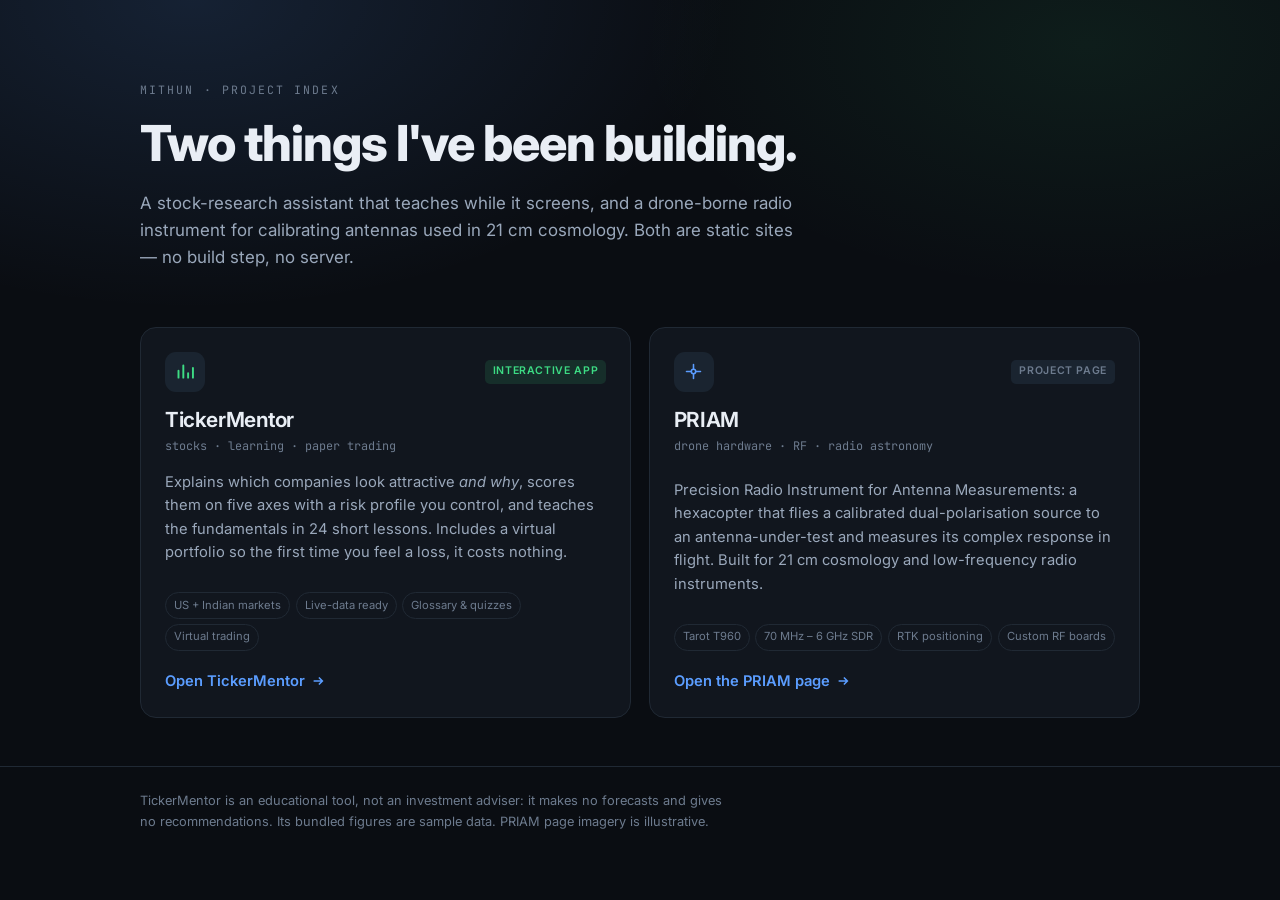
<file: index.html>
<!DOCTYPE html>
<html lang="en">
<head>
  <meta charset="UTF-8">
  <meta name="viewport" content="width=device-width, initial-scale=1.0">
  <title>Mithun — projects</title>
  <meta name="description" content="Two projects: TickerMentor, a beginner-friendly stock research and learning app, and PRIAM, a drone-based antenna calibration instrument.">
  <link rel="icon" href="data:image/svg+xml,%3Csvg xmlns='http://www.w3.org/2000/svg' viewBox='0 0 32 32'%3E%3Crect width='32' height='32' rx='8' fill='%230b0f14'/%3E%3Cpath d='M8 22V10M14 22V6M20 22V14M26 22V9' stroke='%235b9dff' stroke-width='3' stroke-linecap='round'/%3E%3C/svg%3E">
  <link rel="preconnect" href="https://fonts.googleapis.com">
  <link rel="preconnect" href="https://fonts.gstatic.com" crossorigin>
  <link href="https://fonts.googleapis.com/css2?family=Inter:wght@400;500;600;700;800&family=JetBrains+Mono:wght@400;500&display=swap" rel="stylesheet">
  <style>
    :root {
      --bg:#0a0d12; --surface:#11161e; --border:#202934; --text:#e9eef5;
      --text-2:#9aa8bb; --text-3:#6d7b8e; --accent:#5b9dff; --up:#3ddc84;
      --max:1000px;
    }
    * { box-sizing:border-box; }
    body {
      margin:0; background:var(--bg); color:var(--text);
      font-family:"Inter",-apple-system,BlinkMacSystemFont,"Segoe UI",sans-serif;
      line-height:1.6; -webkit-font-smoothing:antialiased;
      background-image:
        radial-gradient(60% 50% at 15% 0%, rgba(91,157,255,.14), transparent 70%),
        radial-gradient(50% 40% at 85% 5%, rgba(61,220,132,.08), transparent 70%);
      background-repeat:no-repeat;
    }
    .wrap { width:min(var(--max), 100% - 2.5rem); margin-inline:auto; }
    h1,h2,h3 { margin:0; line-height:1.15; letter-spacing:-.02em; }
    h1 { font-size:clamp(2rem, 5vw, 3.1rem); font-weight:800; }
    h2 { font-size:1.3rem; font-weight:650; }
    h3 { font-size:1rem; }
    p { margin:0 0 .9em; }
    a { color:var(--accent); text-decoration:none; }
    a:hover { text-decoration:underline; }
    .mono { font-family:"JetBrains Mono",monospace; }

    header { padding:clamp(3rem,9vh,6rem) 0 2.5rem; }
    .eyebrow {
      font-family:"JetBrains Mono",monospace; font-size:.72rem; letter-spacing:.18em;
      text-transform:uppercase; color:var(--text-3); margin-bottom:1rem;
    }
    .lede { color:var(--text-2); font-size:1.06rem; max-width:60ch; margin-top:1.1rem; }

    .grid { display:grid; grid-template-columns:1fr 1fr; gap:1.1rem; padding-bottom:3rem; }
    .card {
      display:flex; flex-direction:column;
      background:var(--surface); border:1px solid var(--border);
      border-radius:16px; padding:1.5rem;
      transition:border-color .18s, transform .18s;
    }
    .card:hover { border-color:#2f3d4e; transform:translateY(-3px); }
    .card-top { display:flex; align-items:center; justify-content:space-between; gap:1rem; margin-bottom:1rem; }
    .mark {
      display:grid; place-items:center; width:40px; height:40px;
      border-radius:11px; background:#1a2430; color:var(--accent);
    }
    .mark svg { width:21px; height:21px; }
    .mark.green { color:var(--up); }
    .badge {
      font-size:.66rem; font-weight:600; letter-spacing:.06em; text-transform:uppercase;
      padding:.22rem .5rem; border-radius:5px; background:#1a2430; color:var(--text-3);
    }
    .badge.live { background:rgba(61,220,132,.12); color:var(--up); }
    .card h2 { margin-bottom:.35rem; }
    .card .sub { color:var(--text-3); font-family:"JetBrains Mono",monospace; font-size:.74rem; margin-bottom:.9rem; }
    .card p { color:var(--text-2); font-size:.92rem; flex:1; }
    .tags { display:flex; flex-wrap:wrap; gap:.35rem; margin:.9rem 0 0; padding:0; list-style:none; }
    .tags li {
      font-size:.7rem; padding:.2rem .5rem; border-radius:999px;
      border:1px solid var(--border); color:var(--text-3);
    }
    .go {
      display:inline-flex; align-items:center; gap:.4rem; margin-top:1.2rem;
      font-weight:600; font-size:.92rem;
    }
    .go svg { width:14px; height:14px; }

    footer { border-top:1px solid var(--border); padding:1.5rem 0 2.5rem; color:var(--text-3); font-size:.8rem; }
    footer p { max-width:74ch; }

    @media (max-width:760px) { .grid { grid-template-columns:1fr; } }
  </style>
</head>
<body>
  <header class="wrap">
    <p class="eyebrow">Mithun · project index</p>
    <h1>Two things I've been building.</h1>
    <p class="lede">
      A stock-research assistant that teaches while it screens, and a drone-borne radio instrument for
      calibrating antennas used in 21&nbsp;cm cosmology. Both are static sites — no build step, no server.
    </p>
  </header>

  <main class="wrap grid">
    <article class="card">
      <div class="card-top">
        <span class="mark green" aria-hidden="true">
          <svg viewBox="0 0 24 24" fill="none" stroke="currentColor" stroke-width="2.2" stroke-linecap="round">
            <path d="M4 19V11M9.5 19V5M15 19V14M20.5 19V8"/>
          </svg>
        </span>
        <span class="badge live">Interactive app</span>
      </div>
      <h2>TickerMentor</h2>
      <p class="sub">stocks · learning · paper trading</p>
      <p>
        Explains which companies look attractive <em>and why</em>, scores them on five axes with a risk
        profile you control, and teaches the fundamentals in 24 short lessons. Includes a virtual
        portfolio so the first time you feel a loss, it costs nothing.
      </p>
      <ul class="tags">
        <li>US + Indian markets</li>
        <li>Live-data ready</li>
        <li>Glossary &amp; quizzes</li>
        <li>Virtual trading</li>
      </ul>
      <a class="go" href="tickermentor/">
        Open TickerMentor
        <svg viewBox="0 0 16 16" fill="none" stroke="currentColor" stroke-width="1.8" aria-hidden="true"><path d="M3 8h10M9 4l4 4-4 4"/></svg>
      </a>
    </article>

    <article class="card">
      <div class="card-top">
        <span class="mark" aria-hidden="true">
          <svg viewBox="0 0 24 24" fill="none" stroke="currentColor" stroke-width="1.8" stroke-linecap="round">
            <circle cx="12" cy="12" r="2.5"/>
            <path d="M12 9.5V4M12 14.5V20M9.5 12H4M14.5 12H20"/>
          </svg>
        </span>
        <span class="badge">Project page</span>
      </div>
      <h2>PRIAM</h2>
      <p class="sub">drone hardware · RF · radio astronomy</p>
      <p>
        Precision Radio Instrument for Antenna Measurements: a hexacopter that flies a calibrated
        dual-polarisation source to an antenna-under-test and measures its complex response in flight.
        Built for 21&nbsp;cm cosmology and low-frequency radio instruments.
      </p>
      <ul class="tags">
        <li>Tarot T960</li>
        <li>70 MHz – 6 GHz SDR</li>
        <li>RTK positioning</li>
        <li>Custom RF boards</li>
      </ul>
      <a class="go" href="priam/">
        Open the PRIAM page
        <svg viewBox="0 0 16 16" fill="none" stroke="currentColor" stroke-width="1.8" aria-hidden="true"><path d="M3 8h10M9 4l4 4-4 4"/></svg>
      </a>
    </article>
  </main>

  <footer>
    <div class="wrap">
      <p>
        TickerMentor is an educational tool, not an investment adviser: it makes no forecasts and gives
        no recommendations. Its bundled figures are sample data. PRIAM page imagery is illustrative.
      </p>
    </div>
  </footer>
</body>
</html>
</file>
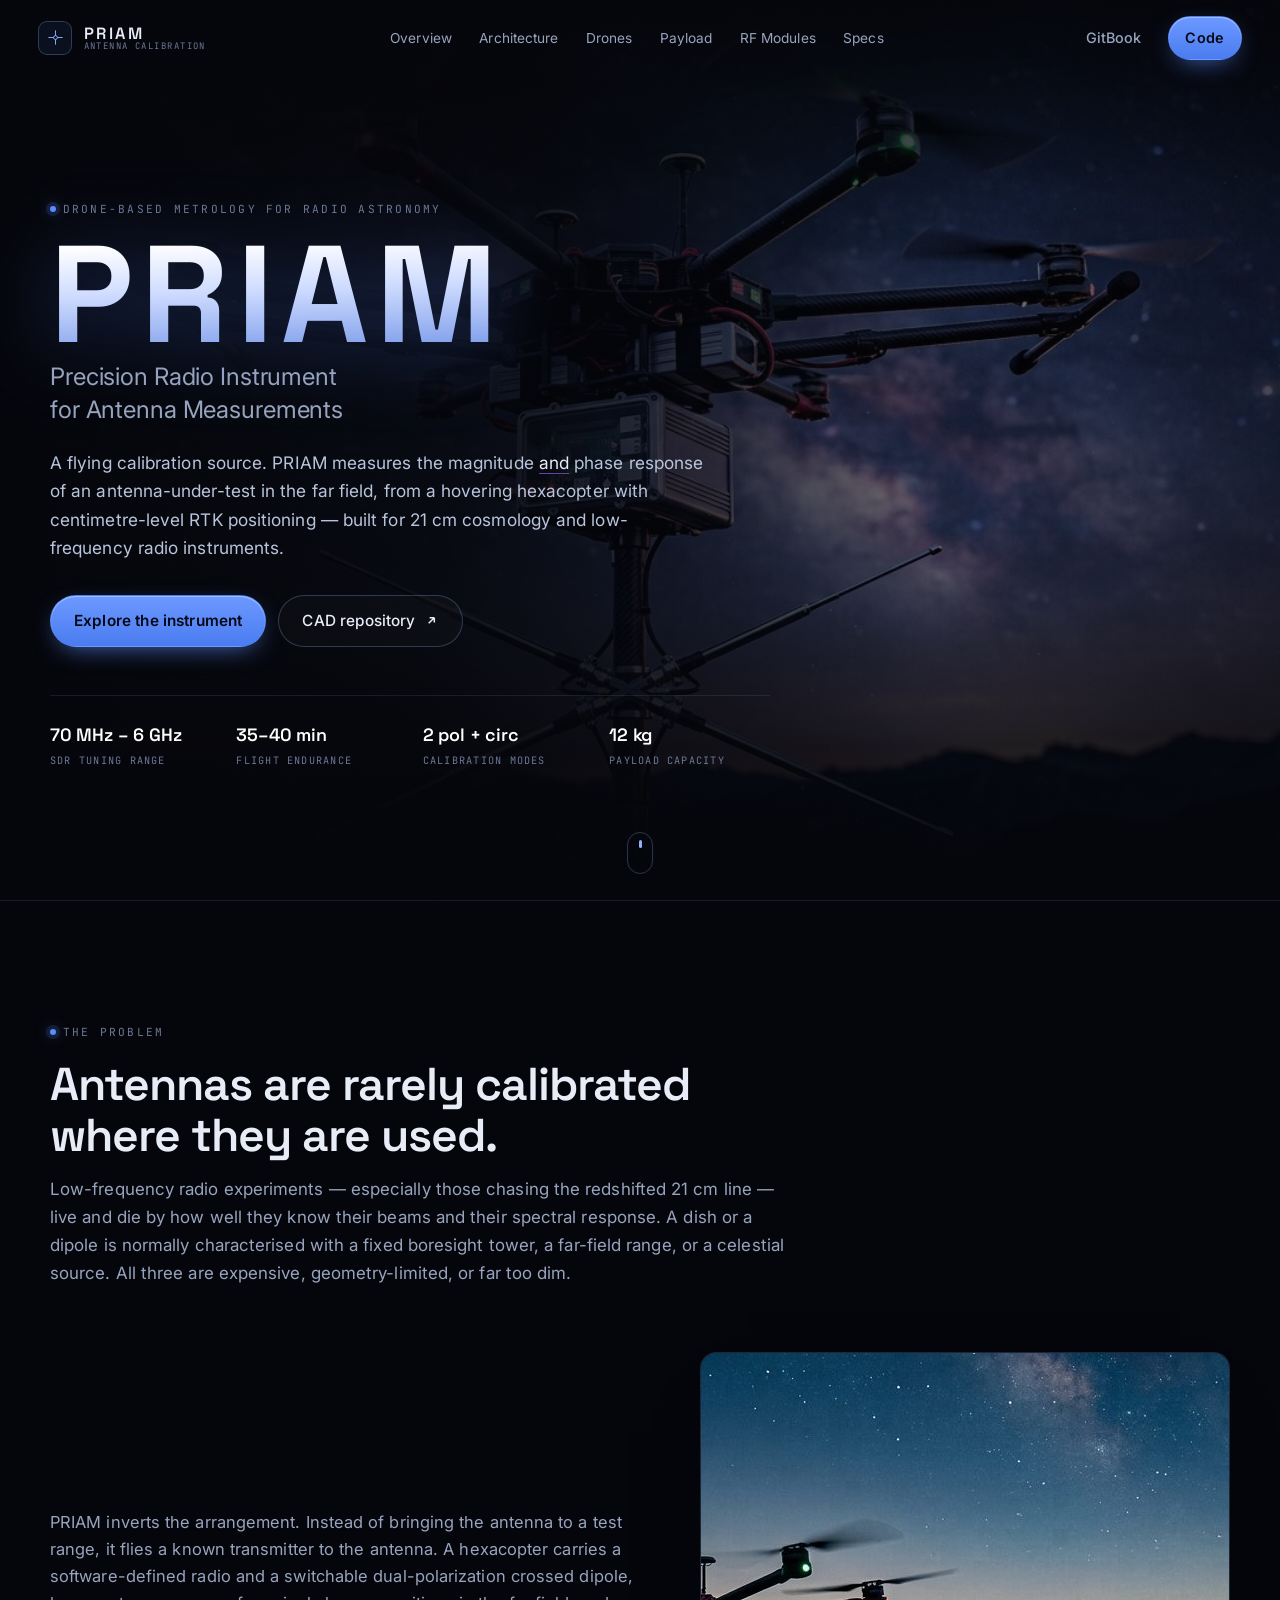
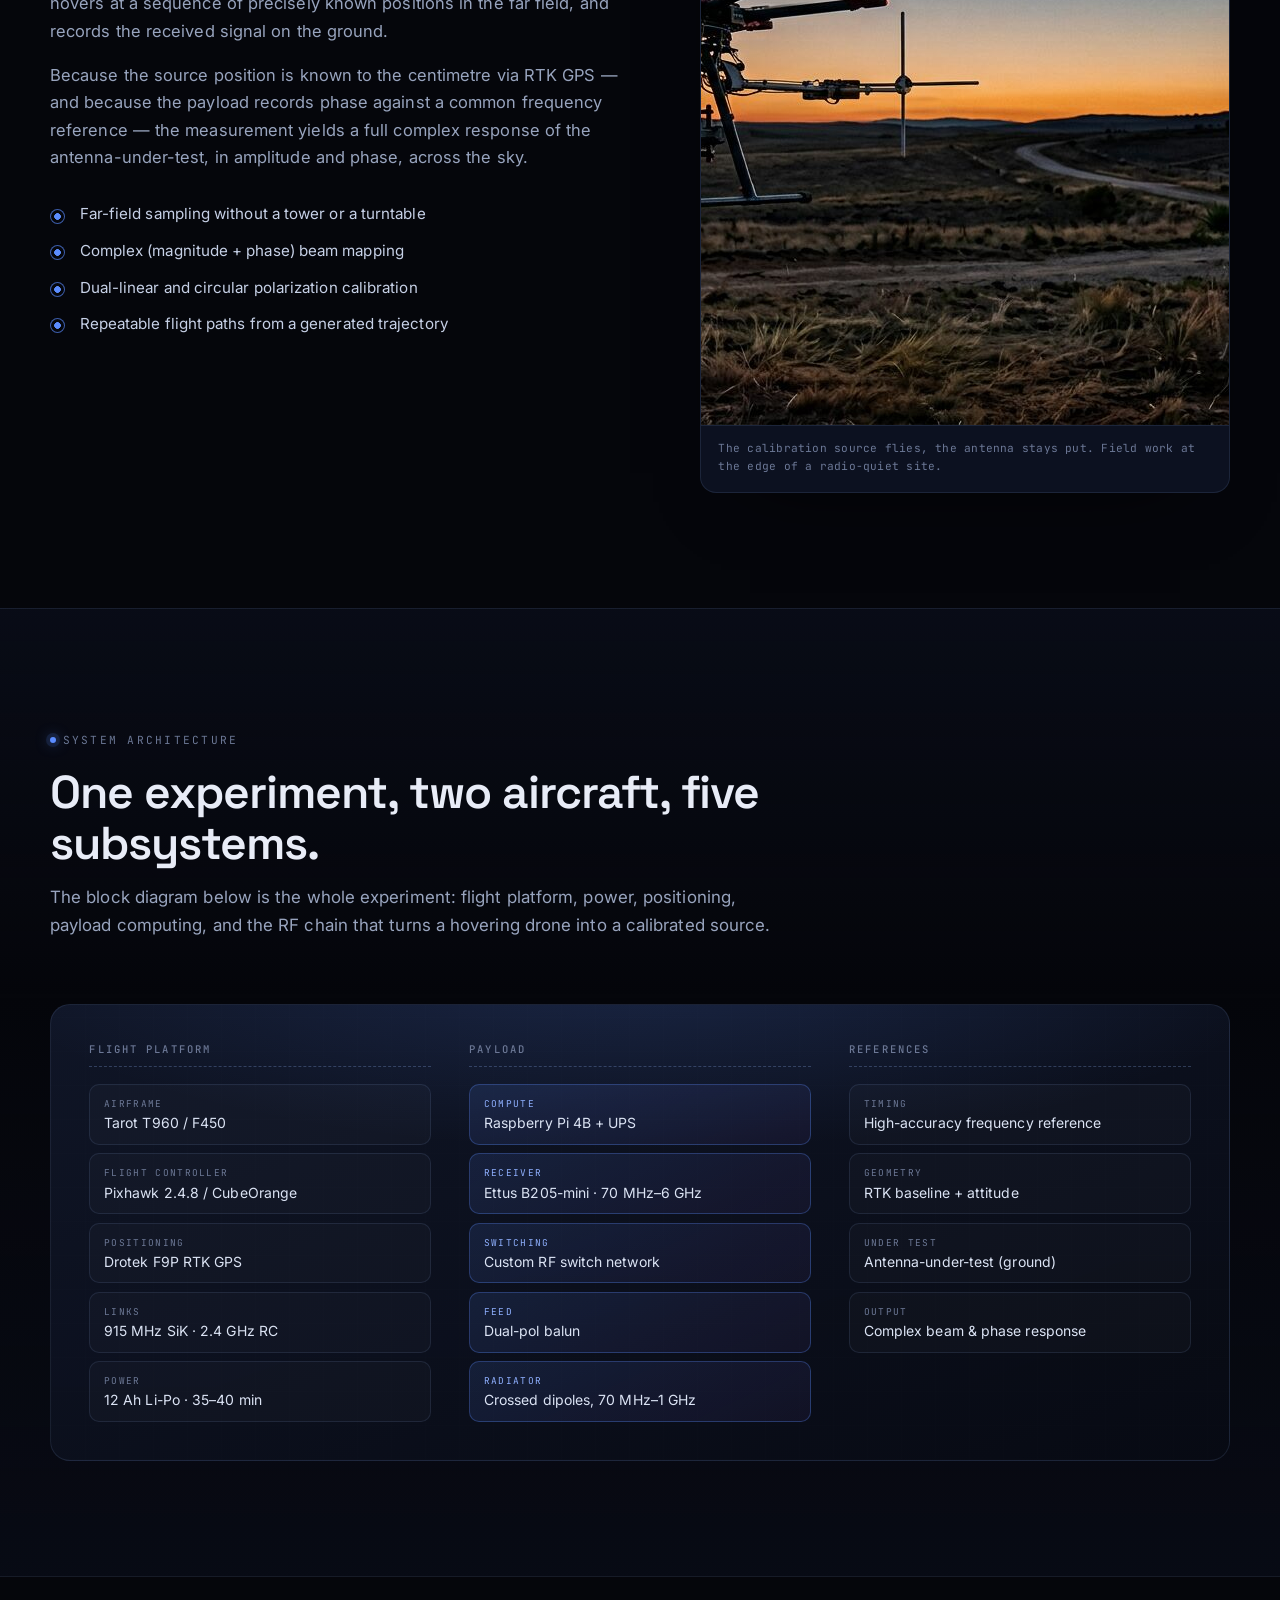
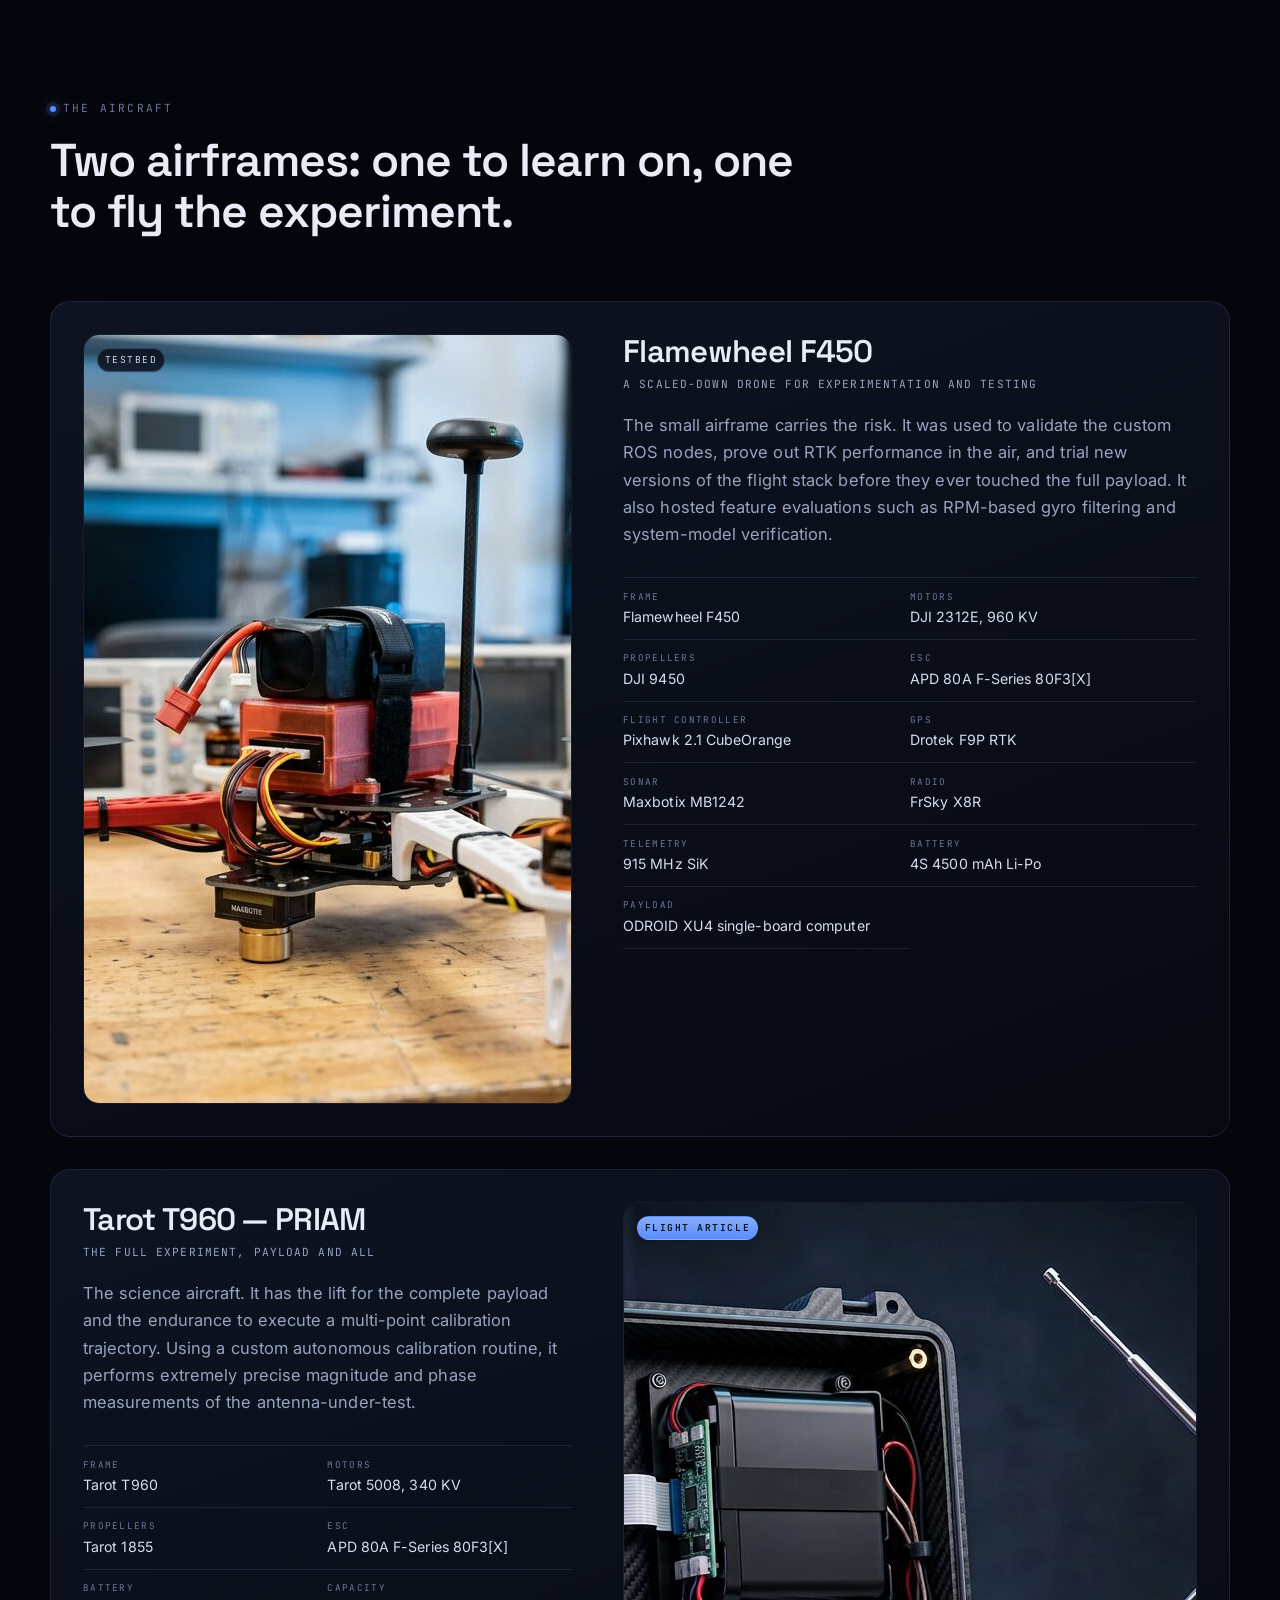
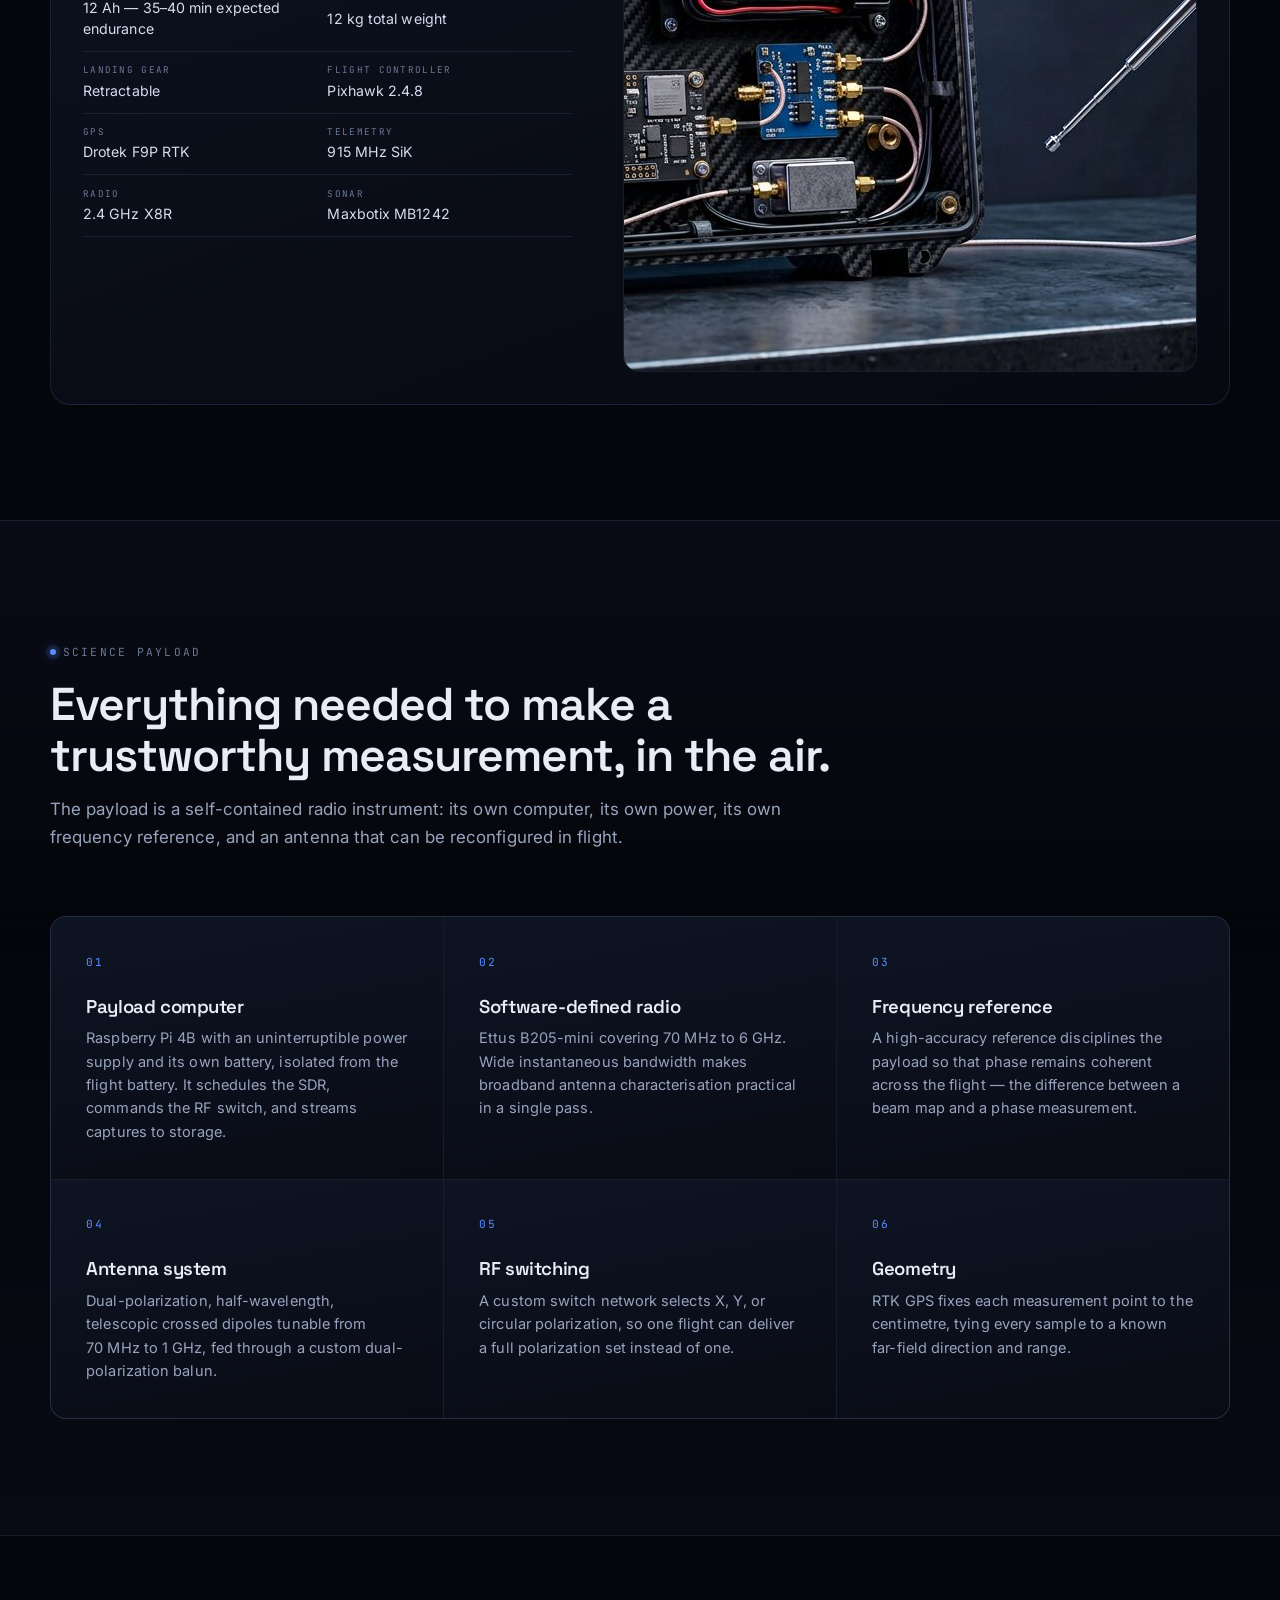
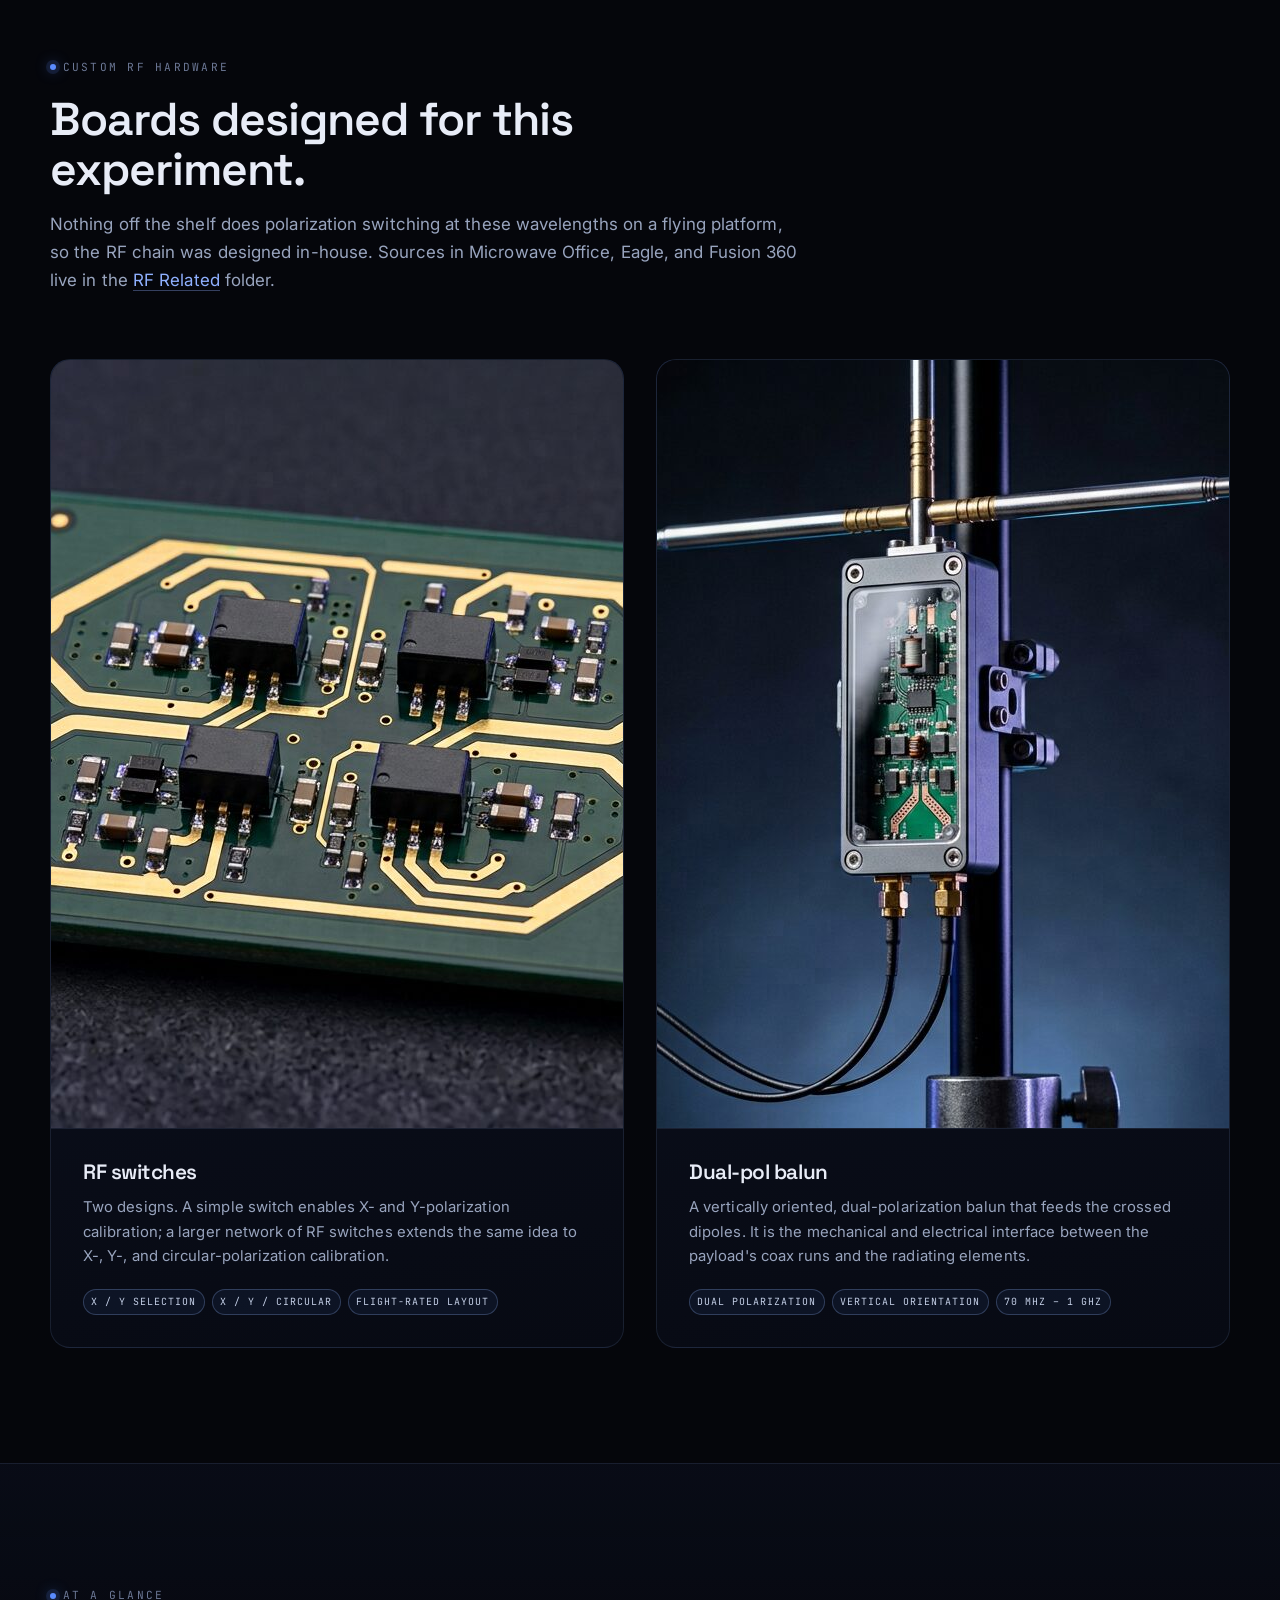
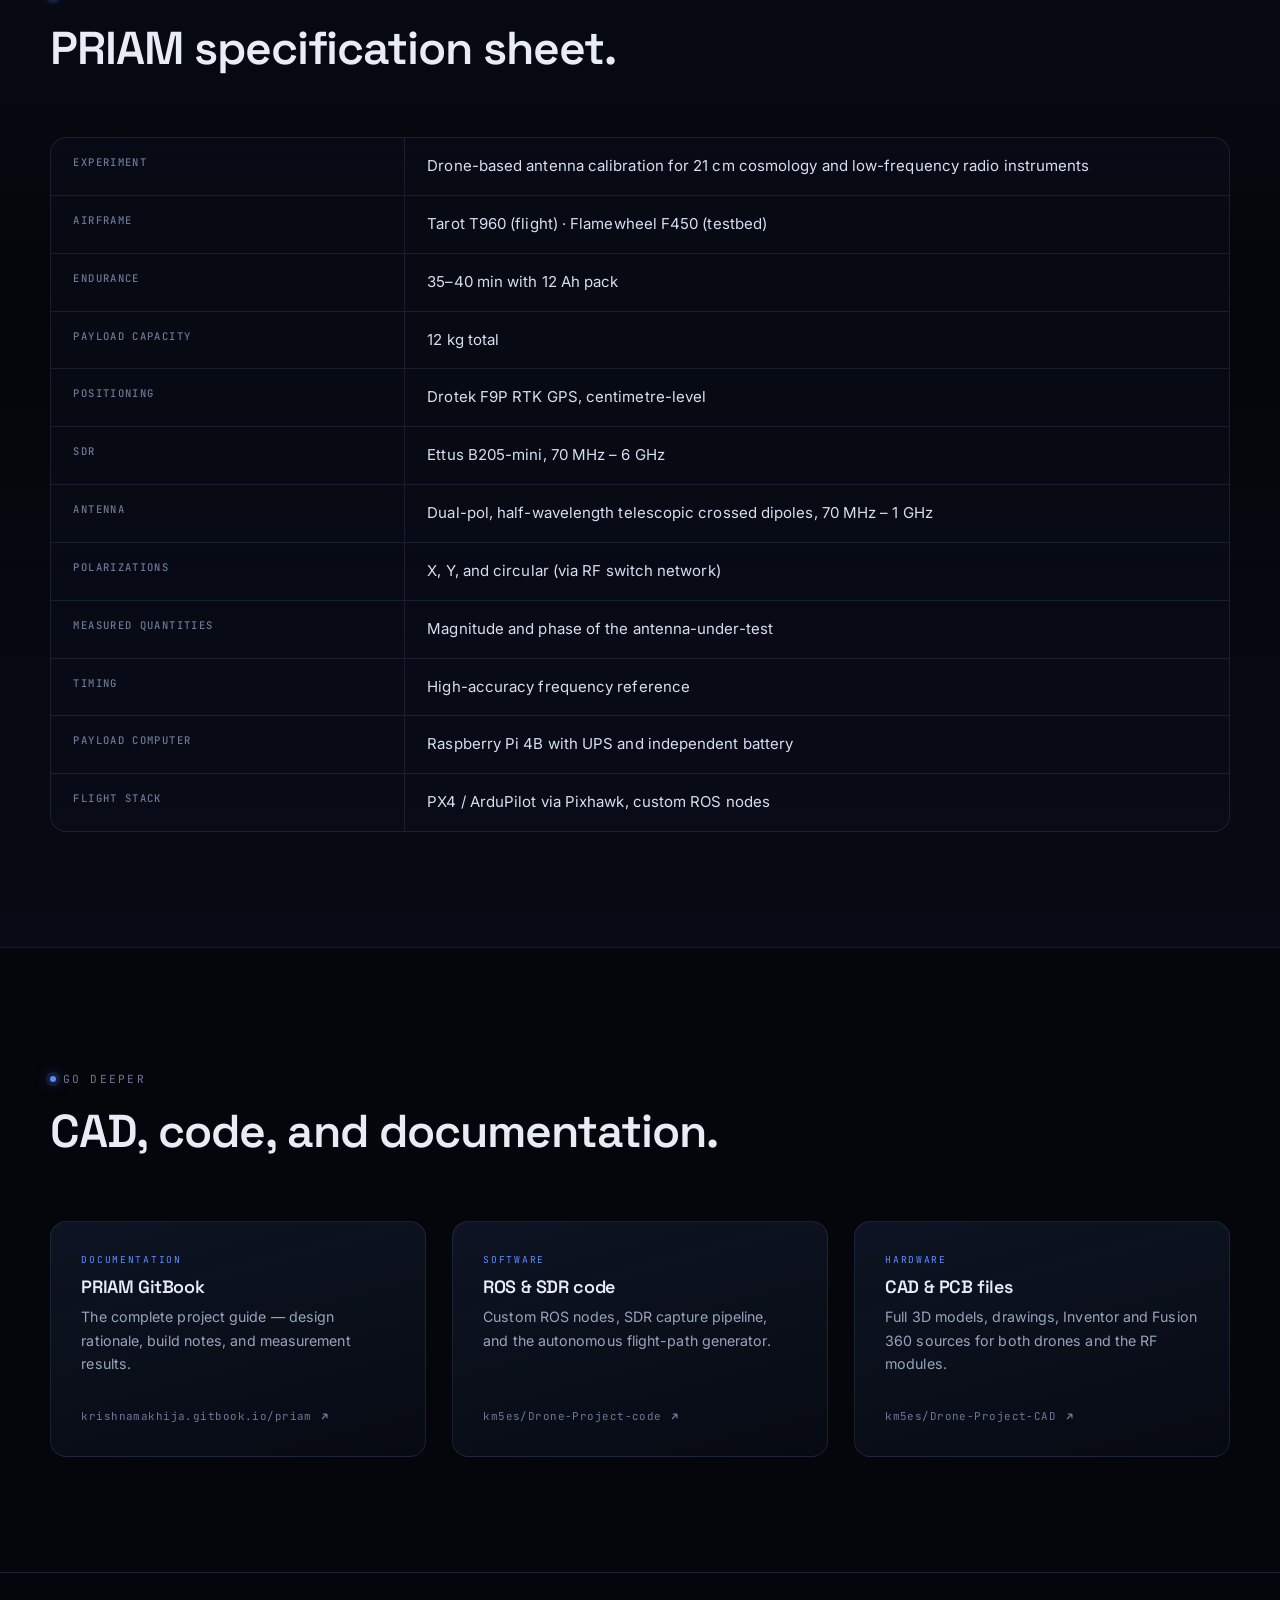
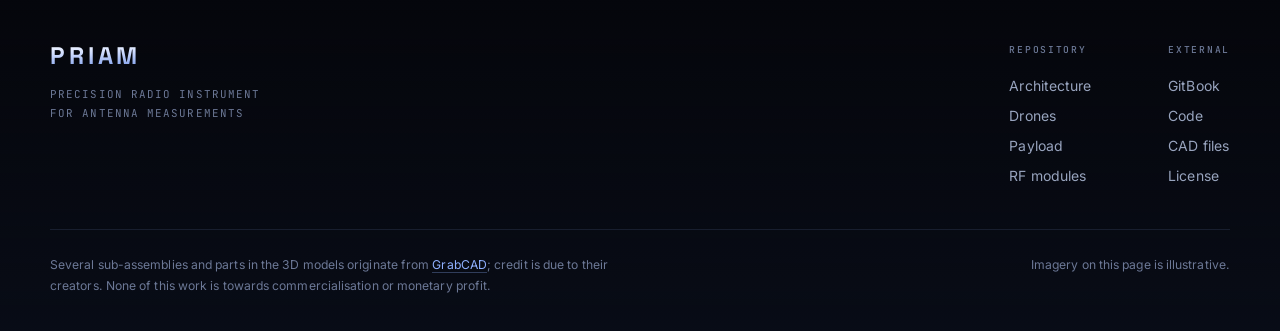
<file: priam/index.html>
<!DOCTYPE html>
<html lang="en">
<head>
  <meta charset="UTF-8">
  <meta name="viewport" content="width=device-width, initial-scale=1.0">
  <title>PRIAM — Precision Radio Instrument for Antenna Measurements</title>
  <meta name="description" content="PRIAM is a drone-based antenna calibrator for 21-cm cosmology and low-frequency radio instruments: precise in-flight magnitude and phase measurements of an antenna-under-test with RTK positioning.">
  <meta property="og:title" content="PRIAM — Drone-based antenna calibration">
  <meta property="og:description" content="A drone-borne, dual-polarization antenna calibration system for 21-cm cosmology and low-frequency radio instruments.">
  <meta property="og:image" content="public/images/hero-drone.jpg">
  <link rel="icon" href="public/images/favicon.png" type="image/x-icon">
  <link rel="preconnect" href="https://fonts.googleapis.com">
  <link rel="preconnect" href="https://fonts.gstatic.com" crossorigin>
  <link href="https://fonts.googleapis.com/css2?family=Space+Grotesk:wght@400;500;600;700&family=Inter:wght@300;400;500;600&family=JetBrains+Mono:wght@400;500&display=swap" rel="stylesheet">
  <link rel="preload" as="image" href="public/images/hero-drone.jpg" fetchpriority="high">
  <link rel="stylesheet" href="public/style.css">
</head>
<body>
  <canvas id="starfield" aria-hidden="true"></canvas>
  <div class="aurora" aria-hidden="true"></div>

  <!-- ================= NAV ================= -->
  <header class="nav" id="nav">
    <a class="nav-brand" href="#top">
      <span class="brand-mark" aria-hidden="true">
        <svg viewBox="0 0 32 32" fill="none" stroke="currentColor" stroke-width="1.6">
          <circle cx="16" cy="16" r="3.2"/>
          <path d="M16 12.8V4M16 19.2V28M12.8 16H4M19.2 16H28"/>
        </svg>
      </span>
      <span class="brand-text">PRIAM<span class="brand-sub">antenna calibration</span></span>
    </a>

    <nav class="nav-links" id="navLinks" aria-label="Sections">
      <a href="#overview">Overview</a>
      <a href="#architecture">Architecture</a>
      <a href="#drones">Drones</a>
      <a href="#payload">Payload</a>
      <a href="#rf">RF Modules</a>
      <a href="#specs">Specs</a>
    </nav>

    <div class="nav-actions">
      <a class="btn btn-ghost" href="https://krishnamakhija.gitbook.io/priam/" target="_blank" rel="noopener">GitBook</a>
      <a class="btn btn-primary" href="https://github.com/km5es/Drone-Project-code" target="_blank" rel="noopener">Code</a>
      <button class="nav-burger" id="navBurger" aria-label="Open menu" aria-expanded="false" aria-controls="navLinks">
        <span></span><span></span>
      </button>
    </div>
  </header>

  <main id="top">
    <!-- ================= HERO ================= -->
    <section class="hero">
      <div class="hero-media">
        <img src="public/images/hero-drone.jpg" width="1408" height="768" fetchpriority="high" alt="A hexacopter carrying a crossed-dipole antenna payload against a star field">
        <div class="hero-veil"></div>
      </div>

      <div class="hero-inner">
        <p class="eyebrow"><span class="dot"></span> Drone-based metrology for radio astronomy</p>
        <h1>
          <span class="hero-mark">PRIAM</span>
          <span class="hero-long">Precision Radio Instrument<br>for Antenna Measurements</span>
        </h1>
        <p class="hero-lede">
          A flying calibration source. PRIAM measures the magnitude <em>and</em> phase response of an
          antenna-under-test in the far field, from a hovering hexacopter with centimetre-level RTK
          positioning — built for 21&nbsp;cm cosmology and low-frequency radio instruments.
        </p>

        <div class="hero-cta">
          <a class="btn btn-primary btn-lg" href="#overview">Explore the instrument</a>
          <a class="btn btn-outline btn-lg" href="https://github.com/km5es/Drone-Project-CAD" target="_blank" rel="noopener">
            CAD repository
            <svg viewBox="0 0 16 16" fill="none" stroke="currentColor" stroke-width="1.6" aria-hidden="true"><path d="M5 11L11 5M11 5H6M11 5v5"/></svg>
          </a>
        </div>

        <ul class="hero-stats">
          <li><strong>70&nbsp;MHz – 6&nbsp;GHz</strong><span>SDR tuning range</span></li>
          <li><strong>35–40&nbsp;min</strong><span>flight endurance</span></li>
          <li><strong>2 pol + circ</strong><span>calibration modes</span></li>
          <li><strong>12&nbsp;kg</strong><span>payload capacity</span></li>
        </ul>
      </div>

      <a class="hero-scroll" href="#overview" aria-label="Scroll to overview">
        <span></span>
      </a>
    </section>

    <!-- ================= OVERVIEW ================= -->
    <section id="overview" class="section">
      <div class="wrap">
        <div class="section-head">
          <p class="eyebrow"><span class="dot"></span> The problem</p>
          <h2>Antennas are rarely calibrated where they are used.</h2>
          <p class="section-lede">
            Low-frequency radio experiments — especially those chasing the redshifted 21&nbsp;cm line —
            live and die by how well they know their beams and their spectral response. A dish or a
            dipole is normally characterised with a fixed boresight tower, a far-field range, or a
            celestial source. All three are expensive, geometry-limited, or far too dim.
          </p>
        </div>

        <div class="split">
          <div class="split-body">
            <p>
              PRIAM inverts the arrangement. Instead of bringing the antenna to a test range, it flies
              a known transmitter to the antenna. A hexacopter carries a software-defined radio and a
              switchable dual-polarization crossed dipole, hovers at a sequence of precisely known
              positions in the far field, and records the received signal on the ground.
            </p>
            <p>
              Because the source position is known to the centimetre via RTK GPS — and because the
              payload records phase against a common frequency reference — the measurement yields a
              full complex response of the antenna-under-test, in amplitude and phase, across the sky.
            </p>
            <ul class="checklist">
              <li>Far-field sampling without a tower or a turntable</li>
              <li>Complex (magnitude + phase) beam mapping</li>
              <li>Dual-linear and circular polarization calibration</li>
              <li>Repeatable flight paths from a generated trajectory</li>
            </ul>
          </div>

          <figure class="split-figure">
            <img src="public/images/field.jpg" width="1584" height="672" alt="A drone hovering over a field at dusk with a radio telescope on the horizon" loading="lazy">
            <figcaption>The calibration source flies, the antenna stays put. Field work at the edge of a radio-quiet site.</figcaption>
          </figure>
        </div>
      </div>
    </section>

    <!-- ================= ARCHITECTURE ================= -->
    <section id="architecture" class="section section-tint">
      <div class="wrap">
        <div class="section-head">
          <p class="eyebrow"><span class="dot"></span> System architecture</p>
          <h2>One experiment, two aircraft, five subsystems.</h2>
          <p class="section-lede">
            The block diagram below is the whole experiment: flight platform, power, positioning,
            payload computing, and the RF chain that turns a hovering drone into a calibrated source.
          </p>
        </div>

        <div class="diagram" role="img" aria-label="Block diagram: drone platform with RTK GPS, flight controller, telemetry and power feeds a payload computer, which drives a software-defined radio through an RF switch and dual-polarization balun to a crossed-dipole antenna, referenced to a high-accuracy frequency reference.">
          <div class="diagram-col">
            <h3 class="diagram-title">Flight platform</h3>
            <div class="node">
              <span class="node-k">Airframe</span>
              <span class="node-v">Tarot T960 / F450</span>
            </div>
            <div class="node">
              <span class="node-k">Flight controller</span>
              <span class="node-v">Pixhawk 2.4.8 / CubeOrange</span>
            </div>
            <div class="node">
              <span class="node-k">Positioning</span>
              <span class="node-v">Drotek F9P RTK GPS</span>
            </div>
            <div class="node">
              <span class="node-k">Links</span>
              <span class="node-v">915 MHz SiK · 2.4 GHz RC</span>
            </div>
            <div class="node">
              <span class="node-k">Power</span>
              <span class="node-v">12 Ah Li-Po · 35–40 min</span>
            </div>
          </div>

          <div class="diagram-arrow" aria-hidden="true"></div>

          <div class="diagram-col diagram-col--accent">
            <h3 class="diagram-title">Payload</h3>
            <div class="node node--accent">
              <span class="node-k">Compute</span>
              <span class="node-v">Raspberry Pi 4B + UPS</span>
            </div>
            <div class="node node--accent">
              <span class="node-k">Receiver</span>
              <span class="node-v">Ettus B205-mini · 70 MHz–6 GHz</span>
            </div>
            <div class="node node--accent">
              <span class="node-k">Switching</span>
              <span class="node-v">Custom RF switch network</span>
            </div>
            <div class="node node--accent">
              <span class="node-k">Feed</span>
              <span class="node-v">Dual-pol balun</span>
            </div>
            <div class="node node--accent">
              <span class="node-k">Radiator</span>
              <span class="node-v">Crossed dipoles, 70 MHz–1 GHz</span>
            </div>
          </div>

          <div class="diagram-arrow" aria-hidden="true"></div>

          <div class="diagram-col">
            <h3 class="diagram-title">References</h3>
            <div class="node">
              <span class="node-k">Timing</span>
              <span class="node-v">High-accuracy frequency reference</span>
            </div>
            <div class="node">
              <span class="node-k">Geometry</span>
              <span class="node-v">RTK baseline + attitude</span>
            </div>
            <div class="node">
              <span class="node-k">Under test</span>
              <span class="node-v">Antenna-under-test (ground)</span>
            </div>
            <div class="node">
              <span class="node-k">Output</span>
              <span class="node-v">Complex beam &amp; phase response</span>
            </div>
          </div>
        </div>
      </div>
    </section>

    <!-- ================= DRONES ================= -->
    <section id="drones" class="section">
      <div class="wrap">
        <div class="section-head">
          <p class="eyebrow"><span class="dot"></span> The aircraft</p>
          <h2>Two airframes: one to learn on, one to fly the experiment.</h2>
        </div>

        <article class="craft craft--f450">
          <div class="craft-figure">
            <img src="public/images/f450.jpg" width="1408" height="768" alt="Flamewheel F450 test quadcopter on a lab bench" loading="lazy">
            <span class="craft-tag">Testbed</span>
          </div>
          <div class="craft-body">
            <h3>Flamewheel F450</h3>
            <p class="craft-sub">A scaled-down drone for experimentation and testing</p>
            <p>
              The small airframe carries the risk. It was used to validate the custom ROS nodes, prove
              out RTK performance in the air, and trial new versions of the flight stack before they
              ever touched the full payload. It also hosted feature evaluations such as RPM-based gyro
              filtering and system-model verification.
            </p>
            <dl class="spec-list">
              <div><dt>Frame</dt><dd>Flamewheel F450</dd></div>
              <div><dt>Motors</dt><dd>DJI 2312E, 960 KV</dd></div>
              <div><dt>Propellers</dt><dd>DJI 9450</dd></div>
              <div><dt>ESC</dt><dd>APD 80A F-Series 80F3[X]</dd></div>
              <div><dt>Flight controller</dt><dd>Pixhawk 2.1 CubeOrange</dd></div>
              <div><dt>GPS</dt><dd>Drotek F9P RTK</dd></div>
              <div><dt>Sonar</dt><dd>Maxbotix MB1242</dd></div>
              <div><dt>Radio</dt><dd>FrSky X8R</dd></div>
              <div><dt>Telemetry</dt><dd>915 MHz SiK</dd></div>
              <div><dt>Battery</dt><dd>4S 4500 mAh Li-Po</dd></div>
              <div><dt>Payload</dt><dd>ODROID XU4 single-board computer</dd></div>
            </dl>
          </div>
        </article>

        <article class="craft craft--t960 craft--reverse">
          <div class="craft-figure">
            <img src="public/images/payload.jpg" width="1408" height="768" alt="The PRIAM payload: electronics enclosure with SDR and crossed-dipole antenna" loading="lazy">
            <span class="craft-tag craft-tag--live">Flight article</span>
          </div>
          <div class="craft-body">
            <h3>Tarot T960 — PRIAM</h3>
            <p class="craft-sub">The full experiment, payload and all</p>
            <p>
              The science aircraft. It has the lift for the complete payload and the endurance to
              execute a multi-point calibration trajectory. Using a
              <a href="https://github.com/km5es/Drone-Project-code" target="_blank" rel="noopener">custom autonomous calibration routine</a>,
              it performs extremely precise magnitude and phase measurements of the antenna-under-test.
            </p>
            <dl class="spec-list">
              <div><dt>Frame</dt><dd>Tarot T960</dd></div>
              <div><dt>Motors</dt><dd>Tarot 5008, 340 KV</dd></div>
              <div><dt>Propellers</dt><dd>Tarot 1855</dd></div>
              <div><dt>ESC</dt><dd>APD 80A F-Series 80F3[X]</dd></div>
              <div><dt>Battery</dt><dd>12 Ah — 35–40 min expected endurance</dd></div>
              <div><dt>Capacity</dt><dd>12 kg total weight</dd></div>
              <div><dt>Landing gear</dt><dd>Retractable</dd></div>
              <div><dt>Flight controller</dt><dd>Pixhawk 2.4.8</dd></div>
              <div><dt>GPS</dt><dd>Drotek F9P RTK</dd></div>
              <div><dt>Telemetry</dt><dd>915 MHz SiK</dd></div>
              <div><dt>Radio</dt><dd>2.4 GHz X8R</dd></div>
              <div><dt>Sonar</dt><dd>Maxbotix MB1242</dd></div>
            </dl>
          </div>
        </article>
      </div>
    </section>

    <!-- ================= PAYLOAD ================= -->
    <section id="payload" class="section section-tint">
      <div class="wrap">
        <div class="section-head">
          <p class="eyebrow"><span class="dot"></span> Science payload</p>
          <h2>Everything needed to make a trustworthy measurement, in the air.</h2>
          <p class="section-lede">
            The payload is a self-contained radio instrument: its own computer, its own power, its own
            frequency reference, and an antenna that can be reconfigured in flight.
          </p>
        </div>

        <div class="payload-grid">
          <article class="card">
            <span class="card-num">01</span>
            <h3>Payload computer</h3>
            <p>Raspberry Pi 4B with an uninterruptible power supply and its own battery, isolated from
              the flight battery. It schedules the SDR, commands the RF switch, and streams captures to
              storage.</p>
          </article>
          <article class="card">
            <span class="card-num">02</span>
            <h3>Software-defined radio</h3>
            <p>Ettus B205-mini covering 70&nbsp;MHz to 6&nbsp;GHz. Wide instantaneous bandwidth makes
              broadband antenna characterisation practical in a single pass.</p>
          </article>
          <article class="card">
            <span class="card-num">03</span>
            <h3>Frequency reference</h3>
            <p>A high-accuracy reference disciplines the payload so that phase remains coherent across
              the flight — the difference between a beam map and a phase measurement.</p>
          </article>
          <article class="card">
            <span class="card-num">04</span>
            <h3>Antenna system</h3>
            <p>Dual-polarization, half-wavelength, telescopic crossed dipoles tunable from 70&nbsp;MHz to
              1&nbsp;GHz, fed through a custom dual-polarization balun.</p>
          </article>
          <article class="card">
            <span class="card-num">05</span>
            <h3>RF switching</h3>
            <p>A custom switch network selects X, Y, or circular polarization, so one flight can deliver
              a full polarization set instead of one.</p>
          </article>
          <article class="card">
            <span class="card-num">06</span>
            <h3>Geometry</h3>
            <p>RTK GPS fixes each measurement point to the centimetre, tying every sample to a known
              far-field direction and range.</p>
          </article>
        </div>
      </div>
    </section>

    <!-- ================= RF MODULES ================= -->
    <section id="rf" class="section">
      <div class="wrap">
        <div class="section-head">
          <p class="eyebrow"><span class="dot"></span> Custom RF hardware</p>
          <h2>Boards designed for this experiment.</h2>
          <p class="section-lede">
            Nothing off the shelf does polarization switching at these wavelengths on a flying
            platform, so the RF chain was designed in-house. Sources in Microwave Office, Eagle, and
            Fusion&nbsp;360 live in the <a href="https://github.com/km5es/Drone-Project-CAD/tree/master/RF_Related" target="_blank" rel="noopener">RF Related</a> folder.
          </p>
        </div>

        <div class="rf-grid">
          <article class="rf-card">
            <div class="rf-figure">
              <img src="public/images/rf-switch.jpg" width="1408" height="768" alt="Custom RF switch PCB with SMA connectors" loading="lazy">
            </div>
            <div class="rf-body">
              <h3>RF switches</h3>
              <p>Two designs. A simple switch enables X- and Y-polarization calibration; a larger
                network of RF switches extends the same idea to X-, Y-, and circular-polarization
                calibration.</p>
              <ul class="pills">
                <li>X / Y selection</li>
                <li>X / Y / circular</li>
                <li>Flight-rated layout</li>
              </ul>
            </div>
          </article>

          <article class="rf-card">
            <div class="rf-figure">
              <img src="public/images/balun.jpg" width="1408" height="768" alt="Dual-polarization balun mounted on a mast with crossed dipoles" loading="lazy">
            </div>
            <div class="rf-body">
              <h3>Dual-pol balun</h3>
              <p>A vertically oriented, dual-polarization balun that feeds the crossed dipoles. It is
                the mechanical and electrical interface between the payload's coax runs and the
                radiating elements.</p>
              <ul class="pills">
                <li>Dual polarization</li>
                <li>Vertical orientation</li>
                <li>70 MHz – 1 GHz</li>
              </ul>
            </div>
          </article>
        </div>
      </div>
    </section>

    <!-- ================= SPECS ================= -->
    <section id="specs" class="section section-tint">
      <div class="wrap">
        <div class="section-head">
          <p class="eyebrow"><span class="dot"></span> At a glance</p>
          <h2>PRIAM specification sheet.</h2>
        </div>

        <div class="table-wrap">
          <table class="spec-table">
            <caption class="sr-only">PRIAM system specifications</caption>
            <tbody>
              <tr><th scope="row">Experiment</th><td>Drone-based antenna calibration for 21 cm cosmology and low-frequency radio instruments</td></tr>
              <tr><th scope="row">Airframe</th><td>Tarot T960 (flight) · Flamewheel F450 (testbed)</td></tr>
              <tr><th scope="row">Endurance</th><td>35–40 min with 12 Ah pack</td></tr>
              <tr><th scope="row">Payload capacity</th><td>12 kg total</td></tr>
              <tr><th scope="row">Positioning</th><td>Drotek F9P RTK GPS, centimetre-level</td></tr>
              <tr><th scope="row">SDR</th><td>Ettus B205-mini, 70 MHz – 6 GHz</td></tr>
              <tr><th scope="row">Antenna</th><td>Dual-pol, half-wavelength telescopic crossed dipoles, 70 MHz – 1 GHz</td></tr>
              <tr><th scope="row">Polarizations</th><td>X, Y, and circular (via RF switch network)</td></tr>
              <tr><th scope="row">Measured quantities</th><td>Magnitude and phase of the antenna-under-test</td></tr>
              <tr><th scope="row">Timing</th><td>High-accuracy frequency reference</td></tr>
              <tr><th scope="row">Payload computer</th><td>Raspberry Pi 4B with UPS and independent battery</td></tr>
              <tr><th scope="row">Flight stack</th><td>PX4 / ArduPilot via Pixhawk, custom ROS nodes</td></tr>
            </tbody>
          </table>
        </div>
      </div>
    </section>

    <!-- ================= RESOURCES ================= -->
    <section id="resources" class="section">
      <div class="wrap">
        <div class="section-head">
          <p class="eyebrow"><span class="dot"></span> Go deeper</p>
          <h2>CAD, code, and documentation.</h2>
        </div>

        <div class="link-grid">
          <a class="link-card" href="https://krishnamakhija.gitbook.io/priam/" target="_blank" rel="noopener">
            <span class="link-kicker">Documentation</span>
            <h3>PRIAM GitBook</h3>
            <p>The complete project guide — design rationale, build notes, and measurement results.</p>
            <span class="link-go">krishnamakhija.gitbook.io/priam <svg viewBox="0 0 16 16" fill="none" stroke="currentColor" stroke-width="1.6" aria-hidden="true"><path d="M5 11L11 5M11 5H6M11 5v5"/></svg></span>
          </a>

          <a class="link-card" href="https://github.com/km5es/Drone-Project-code" target="_blank" rel="noopener">
            <span class="link-kicker">Software</span>
            <h3>ROS &amp; SDR code</h3>
            <p>Custom ROS nodes, SDR capture pipeline, and the autonomous flight-path generator.</p>
            <span class="link-go">km5es/Drone-Project-code <svg viewBox="0 0 16 16" fill="none" stroke="currentColor" stroke-width="1.6" aria-hidden="true"><path d="M5 11L11 5M11 5H6M11 5v5"/></svg></span>
          </a>

          <a class="link-card" href="https://github.com/km5es/Drone-Project-CAD" target="_blank" rel="noopener">
            <span class="link-kicker">Hardware</span>
            <h3>CAD &amp; PCB files</h3>
            <p>Full 3D models, drawings, Inventor and Fusion 360 sources for both drones and the RF modules.</p>
            <span class="link-go">km5es/Drone-Project-CAD <svg viewBox="0 0 16 16" fill="none" stroke="currentColor" stroke-width="1.6" aria-hidden="true"><path d="M5 11L11 5M11 5H6M11 5v5"/></svg></span>
          </a>
        </div>
      </div>
    </section>
  </main>

  <!-- ================= FOOTER ================= -->
  <footer class="footer">
    <div class="wrap footer-inner">
      <div class="footer-brand">
        <span class="hero-mark hero-mark--sm">PRIAM</span>
        <p>Precision Radio Instrument for Antenna Measurements</p>
      </div>
      <div class="footer-cols">
        <div>
          <h4>Repository</h4>
          <a href="#architecture">Architecture</a>
          <a href="#drones">Drones</a>
          <a href="#payload">Payload</a>
          <a href="#rf">RF modules</a>
        </div>
        <div>
          <h4>External</h4>
          <a href="https://krishnamakhija.gitbook.io/priam/" target="_blank" rel="noopener">GitBook</a>
          <a href="https://github.com/km5es/Drone-Project-code" target="_blank" rel="noopener">Code</a>
          <a href="https://github.com/km5es/Drone-Project-CAD" target="_blank" rel="noopener">CAD files</a>
          <a href="LICENSE" target="_blank" rel="noopener">License</a>
        </div>
      </div>
    </div>
    <div class="wrap footer-note">
      <p>
        Several sub-assemblies and parts in the 3D models originate from <a href="https://grabcad.com/" target="_blank" rel="noopener">GrabCAD</a>;
        credit is due to their creators. None of this work is towards commercialisation or monetary profit.
      </p>
      <p class="footer-credit">Imagery on this page is illustrative.</p>
    </div>
  </footer>

  <script src="script.js"></script>
</body>
</html>
</file>
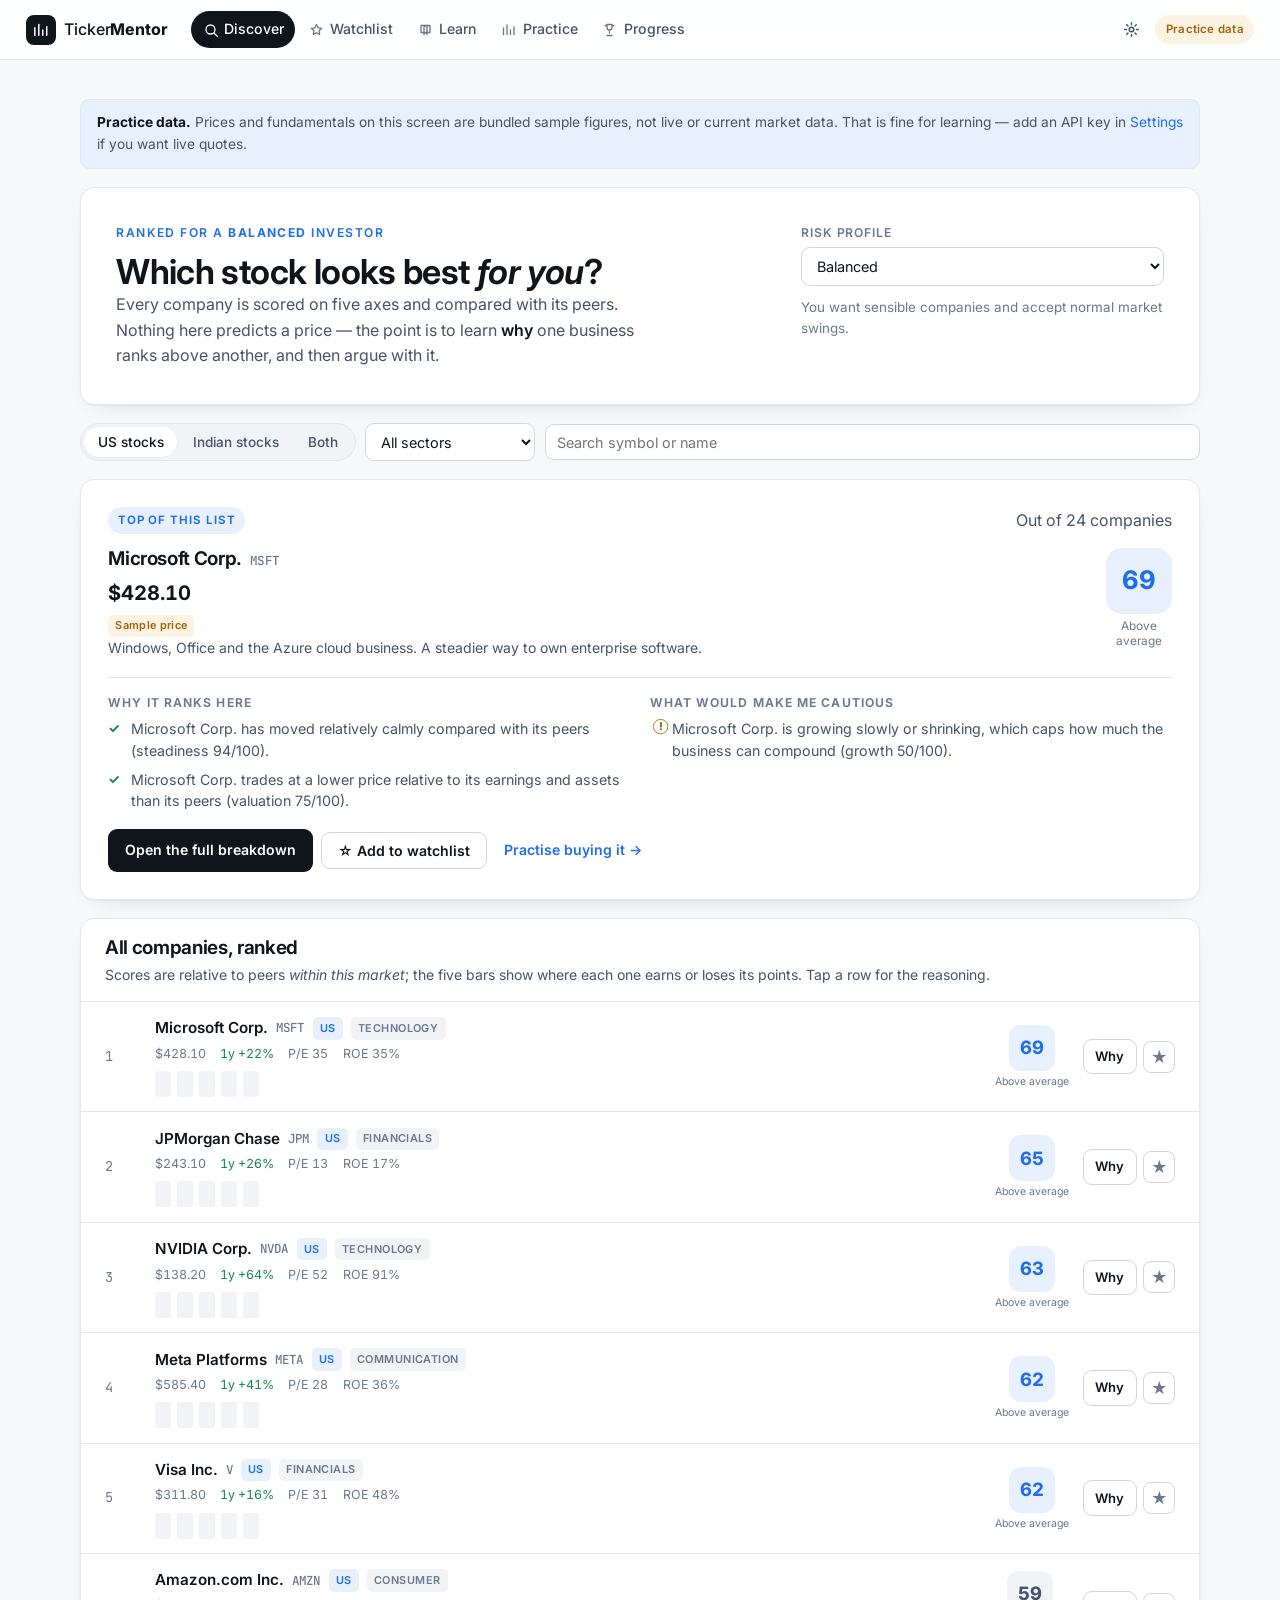
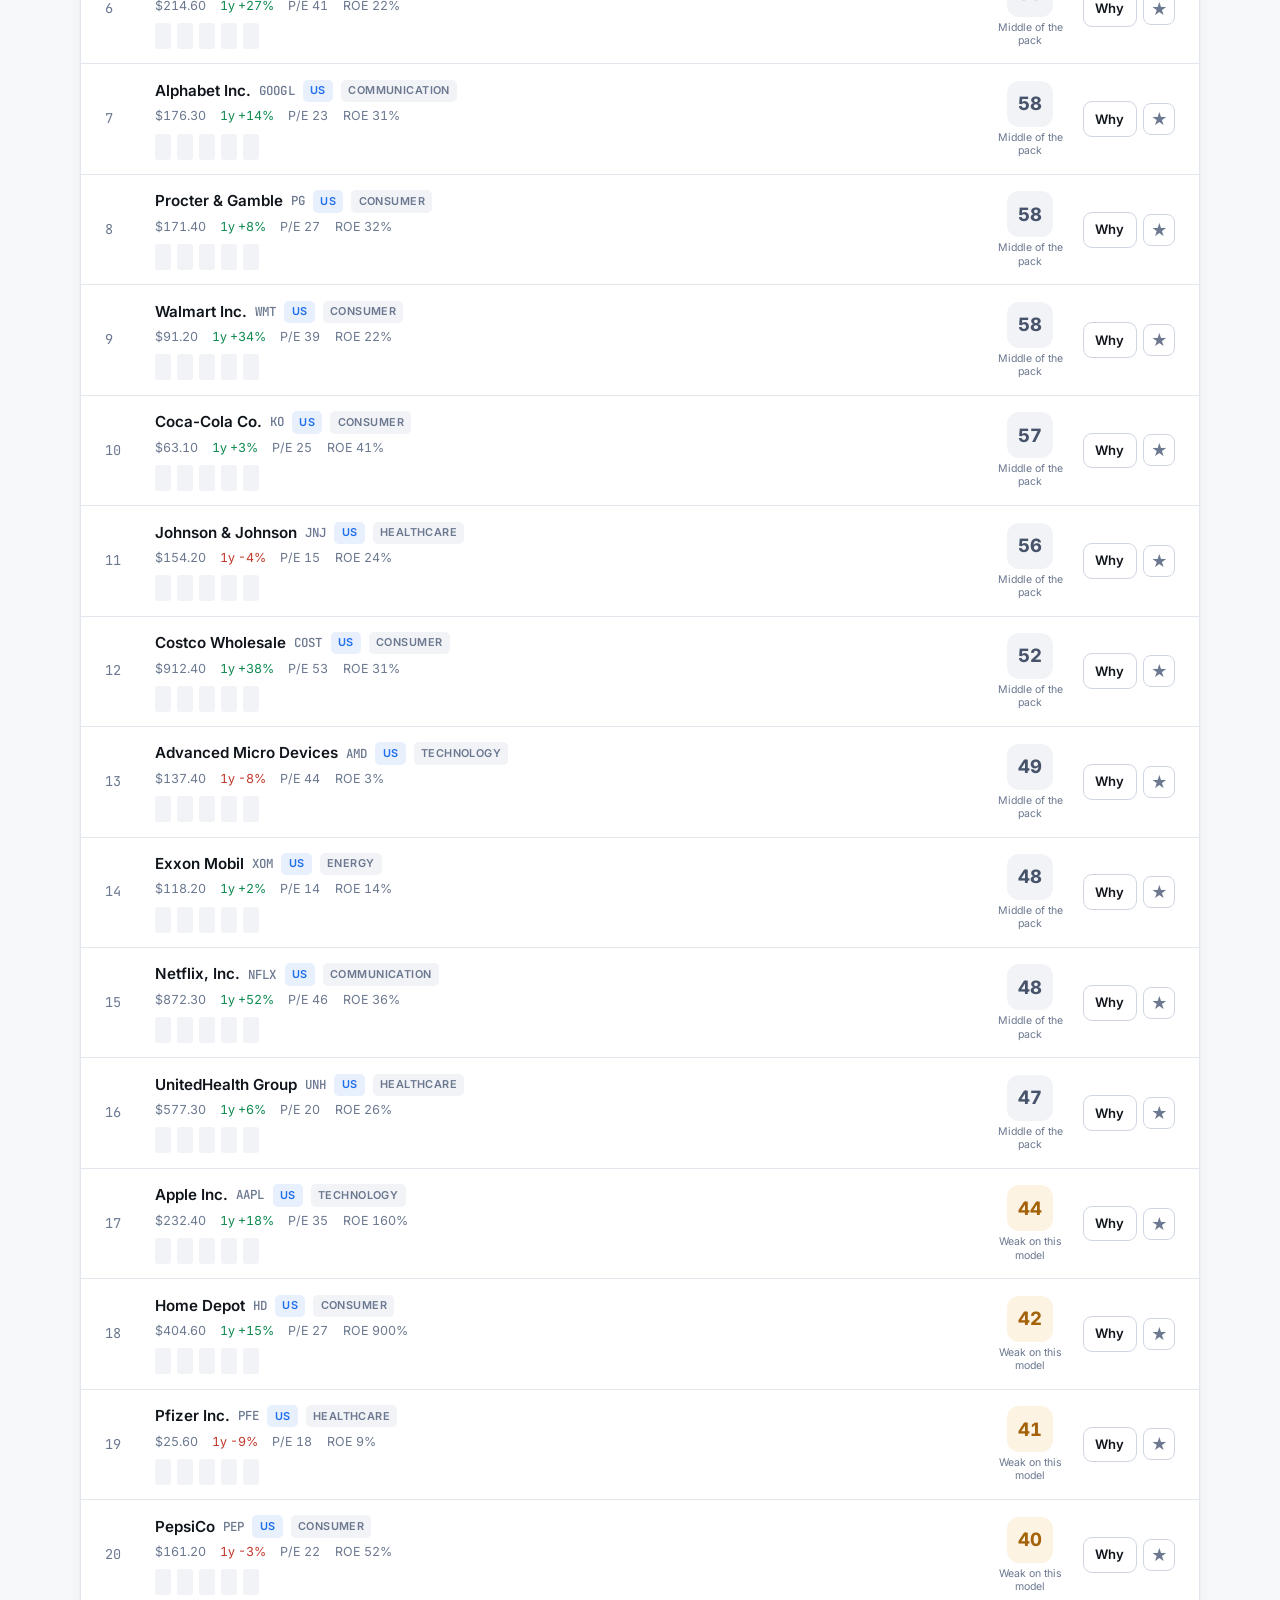
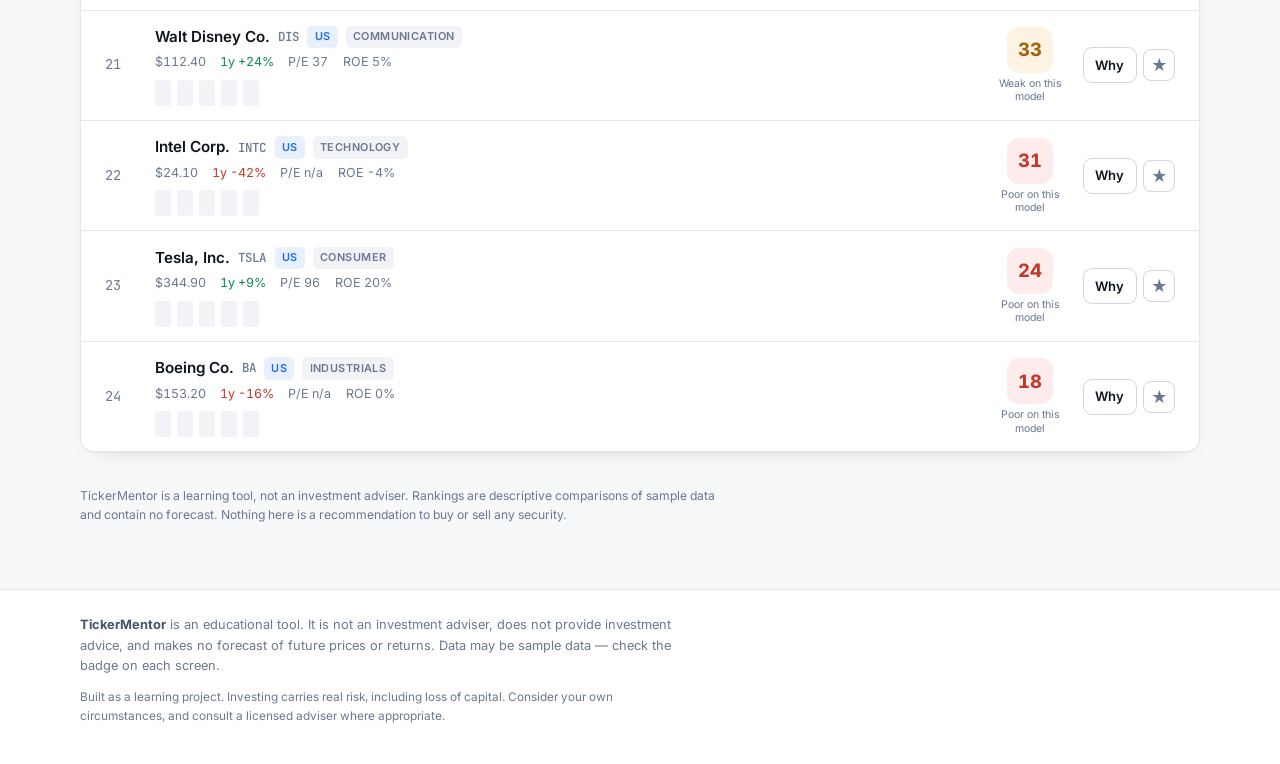
<file: tickermentor/index.html>
<!DOCTYPE html>
<html lang="en">
<head>
  <!-- Standalone app: also hosted from the repo root at /tickermentor/ -->
  <meta charset="UTF-8">
  <meta name="viewport" content="width=device-width, initial-scale=1.0">
  <title>TickerMentor — learn stocks without losing money first</title>
  <meta name="description" content="A beginner-friendly stock research assistant: explains which companies look attractive and why, teaches the fundamentals, and lets you practise with virtual money.">
  <link rel="icon" href="data:image/svg+xml,%3Csvg xmlns='http://www.w3.org/2000/svg' viewBox='0 0 32 32'%3E%3Crect width='32' height='32' rx='8' fill='%230d1117'/%3E%3Cpath d='M7 22V12M13 22V7M19 22V15M25 22V10' stroke='%234ade80' stroke-width='3' stroke-linecap='round'/%3E%3C/svg%3E">
  <link rel="preconnect" href="https://fonts.googleapis.com">
  <link rel="preconnect" href="https://fonts.gstatic.com" crossorigin>
  <link href="https://fonts.googleapis.com/css2?family=Inter:wght@400;500;600;700&family=JetBrains+Mono:wght@400;500&display=swap" rel="stylesheet">
  <link rel="stylesheet" href="css/style.css">
</head>
<body>
  <div id="app">
    <div class="boot">
      <div class="boot-mark"></div>
      <p>Loading TickerMentor…</p>
      <noscript><p class="warn">This app needs JavaScript enabled.</p></noscript>
    </div>
  </div>

  <script src="js/data.js"></script>
  <script src="js/scoring.js"></script>
  <script src="js/market.js"></script>
  <script src="js/lessons.js"></script>
  <script src="js/app.js"></script>
</body>
</html>
</file>
<file: priam/public/style.css>
/* ==========================================================================
   PRIAM — Precision Radio Instrument for Antenna Measurements
   ========================================================================== */

:root {
  --bg:            #05060b;
  --bg-soft:       #080b14;
  --bg-tint:       #070a12;
  --panel:         #0c1120;
  --panel-2:       #101728;
  --line:          rgba(140, 170, 230, 0.13);
  --line-strong:   rgba(150, 185, 255, 0.26);
  --text:          #e8ecf7;
  --muted:         #98a4be;
  --muted-dim:     #6c7896;
  --accent:        #5b8cff;
  --accent-soft:   #8fb0ff;
  --violet:        #a06bff;
  --cyan:          #4fd6e6;
  --gold:          #e8c37a;

  --radius:        16px;
  --radius-sm:     10px;
  --max:           1180px;
  --ease:          cubic-bezier(.22, .61, .36, 1);

  --font-display:  "Space Grotesk", "Inter", system-ui, sans-serif;
  --font-body:     "Inter", system-ui, -apple-system, "Segoe UI", sans-serif;
  --font-mono:     "JetBrains Mono", ui-monospace, SFMono-Regular, Menlo, monospace;
}

* { box-sizing: border-box; }

html {
  scroll-behavior: smooth;
  scroll-padding-top: 84px;
  -webkit-text-size-adjust: 100%;
}

body {
  margin: 0;
  background: var(--bg);
  color: var(--text);
  font-family: var(--font-body);
  font-size: 16.5px;
  line-height: 1.65;
  letter-spacing: 0.005em;
  -webkit-font-smoothing: antialiased;
  overflow-x: hidden;
}

img { max-width: 100%; display: block; }
a   { color: inherit; text-decoration: none; }

::selection { background: rgba(91, 140, 255, .32); color: #fff; }

.sr-only {
  position: absolute; width: 1px; height: 1px;
  padding: 0; margin: -1px; overflow: hidden;
  clip: rect(0 0 0 0); white-space: nowrap; border: 0;
}

/* ---------- Ambient background ---------- */

#starfield {
  position: fixed;
  inset: 0;
  width: 100%;
  height: 100%;
  z-index: 0;
  pointer-events: none;
  opacity: .55;
}

.aurora {
  position: fixed;
  inset: -20% -10% auto -10%;
  height: 90vh;
  z-index: 0;
  pointer-events: none;
  background:
    radial-gradient(46% 52% at 18% 8%,  rgba(60, 96, 220, .22), transparent 68%),
    radial-gradient(40% 46% at 82% 0%,  rgba(150, 84, 255, .17), transparent 70%),
    radial-gradient(60% 40% at 50% 26%, rgba(46, 190, 210, .08), transparent 72%);
  filter: blur(14px);
}

main, .nav, .footer { position: relative; z-index: 1; }

/* ---------- Type ---------- */

h1, h2, h3, h4 {
  font-family: var(--font-display);
  font-weight: 600;
  letter-spacing: -0.022em;
  line-height: 1.1;
  margin: 0;
}

p { margin: 0 0 1.05em; }
p:last-child { margin-bottom: 0; }

a.inline,
.split-body a,
.card a,
.section-lede a,
.footer a { color: var(--accent-soft); }

.section-lede a { border-bottom: 1px solid rgba(143, 176, 255, .35); }

.eyebrow {
  display: inline-flex;
  align-items: center;
  gap: .6em;
  font-family: var(--font-mono);
  font-size: .70rem;
  letter-spacing: .20em;
  text-transform: uppercase;
  color: var(--muted-dim);
  margin: 0 0 1.1rem;
}

.eyebrow .dot {
  width: 6px; height: 6px;
  border-radius: 50%;
  background: var(--accent);
  box-shadow: 0 0 0 4px rgba(91, 140, 255, .13), 0 0 14px rgba(91, 140, 255, .8);
}

/* ---------- Layout ---------- */

.wrap {
  width: min(var(--max), 100% - 3rem);
  margin-inline: auto;
}

.section {
  padding: clamp(4.5rem, 9vw, 8.5rem) 0;
  border-top: 1px solid var(--line);
  scroll-margin-top: 68px;
}

.section-tint {
  background:
    linear-gradient(180deg, rgba(12, 17, 32, .55), rgba(7, 10, 18, .0) 40%, rgba(12, 17, 32, .45));
}

.section-head {
  max-width: 780px;
  margin-bottom: clamp(2.5rem, 5vw, 4rem);
}

.section-head h2 {
  font-size: clamp(1.85rem, 3.6vw, 3rem);
  margin-bottom: 1rem;
}

.section-lede {
  color: var(--muted);
  font-size: 1.06rem;
  max-width: 68ch;
}

/* ---------- Buttons ---------- */

.btn {
  display: inline-flex;
  align-items: center;
  justify-content: center;
  gap: .55em;
  font-family: var(--font-body);
  font-weight: 500;
  font-size: .9rem;
  letter-spacing: .01em;
  padding: .62em 1.15em;
  border-radius: 999px;
  border: 1px solid transparent;
  cursor: pointer;
  transition: transform .25s var(--ease), background .25s var(--ease),
              border-color .25s var(--ease), color .25s var(--ease), box-shadow .25s var(--ease);
  white-space: nowrap;
}

.btn svg { width: 15px; height: 15px; }

.btn-primary {
  background: linear-gradient(180deg, #6d99ff, #4a7cf0);
  color: #050a18;
  font-weight: 600;
  box-shadow: 0 8px 26px -10px rgba(91, 140, 255, .85), inset 0 1px 0 rgba(255, 255, 255, .35);
}
.btn-primary:hover { transform: translateY(-1.5px); box-shadow: 0 14px 34px -12px rgba(91, 140, 255, 1); }

.btn-outline {
  border-color: var(--line-strong);
  color: var(--text);
  background: rgba(255, 255, 255, .02);
}
.btn-outline:hover { border-color: rgba(150, 185, 255, .55); background: rgba(91, 140, 255, .1); }

.btn-ghost { color: var(--muted); }
.btn-ghost:hover { color: var(--text); }

.btn-lg { font-size: .96rem; padding: .82em 1.5em; }

/* ---------- Nav ---------- */

.nav {
  position: fixed;
  top: 0; left: 0; right: 0;
  z-index: 60;
  display: flex;
  align-items: center;
  justify-content: space-between;
  gap: 1.5rem;
  padding: 1rem clamp(1rem, 3vw, 2.4rem);
  transition: background .35s var(--ease), border-color .35s var(--ease),
              backdrop-filter .35s var(--ease), padding .35s var(--ease);
  border-bottom: 1px solid transparent;
}

.nav.is-stuck {
  padding-top: .62rem;
  padding-bottom: .62rem;
  background: rgba(5, 6, 11, .72);
  backdrop-filter: blur(18px) saturate(150%);
  -webkit-backdrop-filter: blur(18px) saturate(150%);
  border-bottom-color: var(--line);
}

.nav-brand {
  display: inline-flex;
  align-items: center;
  gap: .7rem;
}

.brand-mark {
  display: grid;
  place-items: center;
  width: 34px; height: 34px;
  border-radius: 9px;
  color: var(--accent-soft);
  border: 1px solid var(--line-strong);
  background: rgba(91, 140, 255, .08);
}

.brand-mark svg { width: 19px; height: 19px; }

.brand-text {
  display: flex;
  flex-direction: column;
  font-family: var(--font-display);
  font-weight: 600;
  font-size: 1.02rem;
  letter-spacing: .16em;
  line-height: 1.05;
}

.brand-sub {
  font-family: var(--font-mono);
  font-weight: 400;
  font-size: .56rem;
  letter-spacing: .16em;
  text-transform: uppercase;
  color: var(--muted-dim);
}

.nav-links {
  display: flex;
  align-items: center;
  gap: .35rem;
}

.nav-links a {
  position: relative;
  font-size: .855rem;
  color: var(--muted);
  padding: .5em .8em;
  border-radius: 999px;
  transition: color .22s var(--ease), background .22s var(--ease);
}

.nav-links a:hover { color: var(--text); background: rgba(255, 255, 255, .05); }

.nav-links a.is-active { color: var(--text); }
.nav-links a.is-active::after {
  content: "";
  position: absolute;
  left: 50%; bottom: .18em;
  width: 4px; height: 4px;
  margin-left: -2px;
  border-radius: 50%;
  background: var(--accent);
  box-shadow: 0 0 10px var(--accent);
}

.nav-actions { display: flex; align-items: center; gap: .55rem; }

.nav-burger {
  display: none;
  width: 38px; height: 34px;
  padding: 0;
  border-radius: 9px;
  border: 1px solid var(--line-strong);
  background: rgba(255, 255, 255, .03);
  cursor: pointer;
  flex-direction: column;
  justify-content: center;
  align-items: center;
  gap: 5px;
}
.nav-burger span {
  display: block;
  width: 16px; height: 1.5px;
  background: var(--text);
  transition: transform .25s var(--ease), opacity .25s var(--ease);
}
.nav-burger.is-open span:first-child { transform: translateY(3.25px) rotate(45deg); }
.nav-burger.is-open span:last-child  { transform: translateY(-3.25px) rotate(-45deg); }

/* ---------- Hero ---------- */

.hero {
  position: relative;
  min-height: 100vh;
  min-height: 100svh;
  display: flex;
  align-items: center;
  padding: clamp(7rem, 15vh, 10rem) 0 clamp(4rem, 8vh, 6rem);
  overflow: hidden;
}

.hero-media {
  position: absolute;
  inset: 0;
  z-index: 0;
}

.hero-media img {
  width: 100%; height: 100%;
  object-fit: cover;
  object-position: 55% 42%;
  opacity: .62;
  transform: scale(1.03);
  animation: heroDrift 26s var(--ease) infinite alternate;
}

@keyframes heroDrift {
  from { transform: scale(1.03) translate3d(0, 0, 0); }
  to   { transform: scale(1.10) translate3d(0, -1.4%, 0); }
}

.hero-veil {
  position: absolute;
  inset: 0;
  background:
    radial-gradient(120% 90% at 78% 40%, rgba(5, 6, 11, 0) 20%, rgba(5, 6, 11, .72) 78%),
    linear-gradient(100deg, rgba(5, 6, 11, .97) 0%, rgba(5, 6, 11, .86) 38%, rgba(5, 6, 11, .25) 72%, rgba(5, 6, 11, .55) 100%),
    linear-gradient(180deg, rgba(5, 6, 11, .9) 0%, rgba(5, 6, 11, 0) 22%, rgba(5, 6, 11, .1) 68%, var(--bg) 100%);
}

.hero-inner {
  position: relative;
  z-index: 1;
  width: min(var(--max), 100% - 3rem);
  margin-inline: auto;
}

.hero-inner > * { max-width: 760px; }

.hero h1 {
  margin: 0 0 1.4rem;
  display: flex;
  flex-direction: column;
  gap: .45rem;
}

.hero-mark {
  font-family: var(--font-display);
  font-weight: 700;
  font-size: clamp(3.6rem, 13vw, 8.6rem);
  line-height: .86;
  letter-spacing: .06em;
  background: linear-gradient(178deg, #ffffff 8%, #cfdcff 42%, #6f92e6 96%);
  -webkit-background-clip: text;
  background-clip: text;
  color: transparent;
  filter: drop-shadow(0 10px 40px rgba(80, 130, 255, .35));
}

.hero-mark--sm {
  font-size: 1.5rem;
  letter-spacing: .16em;
  filter: none;
}

.hero-long {
  font-size: clamp(1.02rem, 2.1vw, 1.5rem);
  font-weight: 400;
  letter-spacing: -0.005em;
  line-height: 1.35;
  color: var(--muted);
  font-family: var(--font-body);
}

.hero-lede {
  font-size: clamp(1rem, 1.35vw, 1.12rem);
  color: #b9c4dc;
  max-width: 60ch;
}

.hero-lede em {
  font-style: normal;
  color: var(--text);
  border-bottom: 1px solid rgba(160, 107, 255, .6);
}

.hero-cta {
  display: flex;
  flex-wrap: wrap;
  gap: .75rem;
  margin: 2rem 0 3rem;
}

.hero-stats {
  display: grid;
  grid-template-columns: repeat(4, minmax(0, 1fr));
  gap: 1.2rem 1.6rem;
  margin: 0;
  padding: 1.5rem 0 0;
  list-style: none;
  border-top: 1px solid var(--line);
  max-width: 720px;
}

.hero-stats strong {
  display: block;
  font-family: var(--font-display);
  font-weight: 600;
  font-size: clamp(.95rem, 1.4vw, 1.16rem);
  letter-spacing: -0.01em;
  color: #fff;
}

.hero-stats span {
  display: block;
  margin-top: .22rem;
  font-family: var(--font-mono);
  font-size: .64rem;
  letter-spacing: .12em;
  text-transform: uppercase;
  color: var(--muted-dim);
}

.hero-scroll {
  position: absolute;
  left: 50%; bottom: 1.6rem;
  transform: translateX(-50%);
  width: 26px; height: 42px;
  border: 1px solid var(--line-strong);
  border-radius: 999px;
  display: grid;
  place-items: start center;
  padding-top: 7px;
}
.hero-scroll span {
  width: 3px; height: 8px;
  border-radius: 2px;
  background: var(--accent-soft);
  animation: scrollHint 1.9s var(--ease) infinite;
}
@keyframes scrollHint {
  0%   { opacity: 0; transform: translateY(0); }
  35%  { opacity: 1; }
  100% { opacity: 0; transform: translateY(14px); }
}

/* ---------- Split (overview) ---------- */

.split {
  display: grid;
  grid-template-columns: 1.05fr .95fr;
  gap: clamp(2rem, 5vw, 4.5rem);
  align-items: center;
}

.split-body p { color: var(--muted); }

.split-figure {
  margin: 0;
  border-radius: var(--radius);
  overflow: hidden;
  border: 1px solid var(--line);
  background: var(--panel);
  box-shadow: 0 30px 80px -50px rgba(0, 0, 0, .95);
}

.split-figure img {
  width: 100%;
  aspect-ratio: 16 / 10;
  object-fit: cover;
}

.split-figure figcaption {
  padding: .85rem 1.1rem 1rem;
  font-family: var(--font-mono);
  font-size: .70rem;
  line-height: 1.6;
  letter-spacing: .02em;
  color: var(--muted-dim);
  border-top: 1px solid var(--line);
}

.checklist {
  list-style: none;
  margin: 1.9rem 0 0;
  padding: 0;
  display: grid;
  gap: .72rem;
}

.checklist li {
  position: relative;
  padding-left: 1.85rem;
  font-size: .95rem;
  color: #c6d0e6;
}

.checklist li::before {
  content: "";
  position: absolute;
  left: 0; top: .48em;
  width: 13px; height: 13px;
  border-radius: 50%;
  border: 1px solid rgba(91, 140, 255, .65);
  background: radial-gradient(circle at 50% 50%, var(--accent) 0 34%, transparent 36%);
}

/* ---------- Diagram ---------- */

.diagram {
  display: grid;
  grid-template-columns: repeat(3, minmax(0, 1fr));
  gap: clamp(1rem, 3vw, 2.6rem);
  align-items: start;
  padding: clamp(1.4rem, 3vw, 2.4rem);
  border: 1px solid var(--line);
  border-radius: calc(var(--radius) + 4px);
  background:
    linear-gradient(160deg, rgba(18, 25, 44, .85), rgba(8, 11, 20, .9)),
    repeating-linear-gradient(0deg, rgba(140, 170, 230, .045) 0 1px, transparent 1px 34px),
    repeating-linear-gradient(90deg, rgba(140, 170, 230, .045) 0 1px, transparent 1px 34px);
  position: relative;
  overflow: hidden;
}

.diagram::before {
  content: "";
  position: absolute;
  inset: 0;
  background: radial-gradient(80% 60% at 50% -10%, rgba(91, 140, 255, .16), transparent 70%);
  pointer-events: none;
}

.diagram-col { position: relative; display: grid; gap: .55rem; align-content: start; }

.diagram-title {
  font-family: var(--font-mono);
  font-size: .66rem;
  font-weight: 500;
  letter-spacing: .2em;
  text-transform: uppercase;
  color: var(--muted-dim);
  margin-bottom: .5rem;
  padding-bottom: .7rem;
  border-bottom: 1px dashed var(--line-strong);
}

.node {
  border: 1px solid var(--line);
  border-radius: var(--radius-sm);
  padding: .68rem .85rem;
  background: rgba(255, 255, 255, .025);
  display: grid;
  gap: .1rem;
  transition: border-color .3s var(--ease), background .3s var(--ease), transform .3s var(--ease);
}

.node:hover { border-color: var(--line-strong); transform: translateX(2px); }

.node-k {
  font-family: var(--font-mono);
  font-size: .59rem;
  letter-spacing: .14em;
  text-transform: uppercase;
  color: var(--muted-dim);
}

.node-v {
  font-size: .875rem;
  line-height: 1.4;
  color: #dbe3f4;
}

.node--accent {
  border-color: rgba(91, 140, 255, .3);
  background: linear-gradient(155deg, rgba(91, 140, 255, .13), rgba(160, 107, 255, .06));
}
.node--accent .node-k { color: var(--accent-soft); }
.node--accent:hover { border-color: rgba(91, 140, 255, .6); }

.diagram-arrow {
  display: none;
}

/* ---------- Craft cards ---------- */

.craft {
  display: grid;
  grid-template-columns: .92fr 1.08fr;
  gap: clamp(1.6rem, 4vw, 3.4rem);
  align-items: start;
  padding: clamp(1.2rem, 2.6vw, 2rem);
  border: 1px solid var(--line);
  border-radius: calc(var(--radius) + 4px);
  background: linear-gradient(160deg, rgba(16, 23, 40, .8), rgba(8, 11, 20, .75));
  margin-bottom: 2rem;
}

.craft:last-child { margin-bottom: 0; }

.craft--reverse .craft-figure { order: 2; }

.craft-figure {
  position: relative;
  border-radius: var(--radius);
  overflow: hidden;
  border: 1px solid var(--line);
  background: #060810;
  position: sticky;
  top: 90px;
}

.craft-figure img {
  width: 100%;
  aspect-ratio: 16 / 11;
  object-fit: cover;
  transition: transform .8s var(--ease);
}

.craft:hover .craft-figure img { transform: scale(1.035); }

.craft-tag {
  position: absolute;
  top: .8rem; left: .8rem;
  font-family: var(--font-mono);
  font-size: .6rem;
  letter-spacing: .16em;
  text-transform: uppercase;
  padding: .35em .7em;
  border-radius: 999px;
  color: #cfd8ee;
  background: rgba(8, 11, 20, .8);
  border: 1px solid var(--line-strong);
  backdrop-filter: blur(8px);
}

.craft-tag--live {
  color: #04101c;
  background: linear-gradient(180deg, #86aeff, #5b8cff);
  border-color: transparent;
  font-weight: 600;
}

.craft-body h3 {
  font-size: clamp(1.4rem, 2.6vw, 1.95rem);
  margin-bottom: .4rem;
}

.craft-sub {
  font-family: var(--font-mono);
  font-size: .7rem;
  letter-spacing: .1em;
  text-transform: uppercase;
  color: var(--accent-soft);
  margin-bottom: 1.2rem;
}

.craft-body > p { color: var(--muted); }

.spec-list {
  display: grid;
  grid-template-columns: repeat(2, minmax(0, 1fr));
  gap: 0;
  margin: 1.8rem 0 0;
  border-top: 1px solid var(--line);
}

.spec-list > div {
  display: grid;
  gap: .12rem;
  padding: .72rem .9rem .72rem 0;
  border-bottom: 1px solid var(--line);
}

.spec-list > div:nth-child(odd) { padding-right: 1.2rem; }

.spec-list dt {
  font-family: var(--font-mono);
  font-size: .58rem;
  letter-spacing: .14em;
  text-transform: uppercase;
  color: var(--muted-dim);
}

.spec-list dd {
  margin: 0;
  font-size: .885rem;
  line-height: 1.45;
  color: #d5ddef;
}

/* ---------- Payload cards ---------- */

.payload-grid {
  display: grid;
  grid-template-columns: repeat(3, minmax(0, 1fr));
  gap: 1px;
  background: var(--line);
  border: 1px solid var(--line);
  border-radius: var(--radius);
  overflow: hidden;
}

.card {
  position: relative;
  padding: clamp(1.5rem, 3vw, 2.2rem);
  background: linear-gradient(170deg, rgba(14, 20, 36, .95), rgba(8, 11, 20, .95));
  transition: background .35s var(--ease);
}

.card::after {
  content: "";
  position: absolute;
  inset: auto 0 0 0;
  height: 1px;
  background: linear-gradient(90deg, transparent, rgba(91, 140, 255, .7), transparent);
  opacity: 0;
  transition: opacity .4s var(--ease);
}

.card:hover { background: linear-gradient(170deg, rgba(20, 28, 50, .98), rgba(10, 14, 26, .98)); }
.card:hover::after { opacity: 1; }

.card-num {
  display: block;
  font-family: var(--font-mono);
  font-size: .7rem;
  letter-spacing: .14em;
  color: var(--accent);
  margin-bottom: 1.6rem;
}

.card h3 {
  font-size: 1.16rem;
  margin-bottom: .65rem;
}

.card p {
  font-size: .91rem;
  color: var(--muted);
  line-height: 1.6;
}

/* ---------- RF ---------- */

.rf-grid {
  display: grid;
  grid-template-columns: repeat(2, minmax(0, 1fr));
  gap: clamp(1.2rem, 3vw, 2rem);
}

.rf-card {
  display: flex;
  flex-direction: column;
  border: 1px solid var(--line);
  border-radius: calc(var(--radius) + 4px);
  overflow: hidden;
  background: linear-gradient(170deg, rgba(15, 21, 38, .9), rgba(8, 11, 20, .9));
  transition: border-color .35s var(--ease), transform .35s var(--ease);
}

.rf-card:hover { border-color: var(--line-strong); transform: translateY(-3px); }

.rf-figure { overflow: hidden; border-bottom: 1px solid var(--line); }

.rf-figure img {
  width: 100%;
  aspect-ratio: 16 / 10;
  object-fit: cover;
  transition: transform .9s var(--ease);
}

.rf-card:hover .rf-figure img { transform: scale(1.045); }

.rf-body { padding: clamp(1.4rem, 2.6vw, 2rem); }

.rf-body h3 { font-size: 1.3rem; margin-bottom: .7rem; }
.rf-body p { color: var(--muted); font-size: .93rem; }

.pills {
  display: flex;
  flex-wrap: wrap;
  gap: .45rem;
  list-style: none;
  margin: 1.3rem 0 0;
  padding: 0;
}

.pills li {
  font-family: var(--font-mono);
  font-size: .62rem;
  letter-spacing: .1em;
  text-transform: uppercase;
  color: #c3cee6;
  padding: .38em .75em;
  border-radius: 999px;
  border: 1px solid var(--line-strong);
  background: rgba(91, 140, 255, .07);
}

/* ---------- Spec table ---------- */

.table-wrap {
  border: 1px solid var(--line);
  border-radius: var(--radius);
  overflow: hidden;
  background: rgba(10, 14, 26, .6);
}

.spec-table {
  width: 100%;
  border-collapse: collapse;
  font-size: .94rem;
}

.spec-table tr { border-bottom: 1px solid var(--line); }
.spec-table tr:last-child { border-bottom: 0; }

.spec-table tr:hover { background: rgba(91, 140, 255, .05); }

.spec-table th,
.spec-table td {
  text-align: left;
  vertical-align: top;
  padding: 1rem 1.4rem;
}

.spec-table th {
  width: 30%;
  min-width: 170px;
  font-family: var(--font-mono);
  font-size: .66rem;
  font-weight: 500;
  letter-spacing: .13em;
  text-transform: uppercase;
  color: var(--muted-dim);
  border-right: 1px solid var(--line);
}

.spec-table td { color: #d6deef; }

/* ---------- Resources ---------- */

.link-grid {
  display: grid;
  grid-template-columns: repeat(3, minmax(0, 1fr));
  gap: clamp(1rem, 2.4vw, 1.6rem);
}

.link-card {
  display: flex;
  flex-direction: column;
  gap: .55rem;
  padding: clamp(1.4rem, 2.6vw, 1.9rem);
  border: 1px solid var(--line);
  border-radius: var(--radius);
  background: linear-gradient(165deg, rgba(16, 23, 40, .85), rgba(8, 11, 20, .8));
  transition: border-color .3s var(--ease), transform .3s var(--ease), background .3s var(--ease);
}

.link-card:hover {
  border-color: rgba(91, 140, 255, .45);
  transform: translateY(-4px);
  background: linear-gradient(165deg, rgba(22, 32, 56, .95), rgba(10, 14, 26, .9));
}

.link-kicker {
  font-family: var(--font-mono);
  font-size: .6rem;
  letter-spacing: .18em;
  text-transform: uppercase;
  color: var(--accent);
}

.link-card h3 { font-size: 1.12rem; }

.link-card p { font-size: .89rem; color: var(--muted); flex: 1; }

.link-go {
  display: inline-flex;
  align-items: center;
  gap: .4rem;
  margin-top: .5rem;
  font-family: var(--font-mono);
  font-size: .68rem;
  letter-spacing: .04em;
  color: var(--muted-dim);
  transition: color .3s var(--ease);
}

.link-go svg { width: 13px; height: 13px; }
.link-card:hover .link-go { color: var(--accent-soft); }

/* ---------- Footer ---------- */

.footer {
  border-top: 1px solid var(--line);
  padding: clamp(3rem, 6vw, 4.5rem) 0 2.2rem;
  background: linear-gradient(180deg, rgba(7, 10, 18, 0), rgba(9, 13, 24, .9));
}

.footer-inner {
  display: flex;
  justify-content: space-between;
  gap: clamp(2rem, 6vw, 5rem);
  flex-wrap: wrap;
  padding-bottom: 2.4rem;
}

.footer-brand p {
  font-family: var(--font-mono);
  font-size: .68rem;
  letter-spacing: .1em;
  text-transform: uppercase;
  color: var(--muted-dim);
  margin-top: .8rem;
  max-width: 34ch;
  line-height: 1.7;
}

.footer-cols {
  display: flex;
  gap: clamp(2.5rem, 6vw, 5rem);
}

.footer-cols h4 {
  font-family: var(--font-mono);
  font-size: .6rem;
  font-weight: 500;
  letter-spacing: .18em;
  text-transform: uppercase;
  color: var(--muted-dim);
  margin-bottom: .9rem;
}

.footer-cols a {
  display: block;
  font-size: .875rem;
  color: var(--muted);
  padding: .22rem 0;
  transition: color .2s var(--ease);
}
.footer-cols a:hover { color: var(--text); }

.footer-note {
  display: flex;
  justify-content: space-between;
  gap: 1.5rem;
  flex-wrap: wrap;
  padding-top: 1.6rem;
  border-top: 1px solid var(--line);
  font-size: .76rem;
  color: var(--muted-dim);
  line-height: 1.65;
}

.footer-note p { max-width: 72ch; margin: 0; }
.footer-note a { border-bottom: 1px solid rgba(143, 176, 255, .3); }

/* ---------- Reveal animation ---------- */

[data-reveal] {
  opacity: 0;
  transform: translateY(22px);
  transition: opacity .8s var(--ease), transform .8s var(--ease);
}
[data-reveal].is-in { opacity: 1; transform: none; }

/* ---------- Responsive ---------- */

@media (max-width: 1080px) {
  .nav-links { display: none; }
  .nav-burger { display: flex; }

  .nav.is-open .nav-links {
    display: flex;
    position: absolute;
    top: 100%; left: 1rem; right: 1rem;
    flex-direction: column;
    align-items: stretch;
    gap: .15rem;
    padding: .8rem;
    border-radius: var(--radius);
    border: 1px solid var(--line);
    background: rgba(8, 11, 20, .97);
    backdrop-filter: blur(20px);
    box-shadow: 0 30px 60px -30px #000;
  }
  .nav.is-open .nav-links a { padding: .8em 1em; border-radius: var(--radius-sm); font-size: .95rem; }
  .nav.is-open .nav-links a::after { display: none; }
}

@media (max-width: 940px) {
  .split { grid-template-columns: 1fr; }
  .split-figure { order: -1; }

  .craft { grid-template-columns: 1fr; }
  .craft--reverse .craft-figure { order: 0; }
  .craft-figure { position: relative; top: 0; }

  .payload-grid { grid-template-columns: repeat(2, minmax(0, 1fr)); }
  .link-grid { grid-template-columns: 1fr; }

  .diagram { grid-template-columns: 1fr; gap: 1.1rem; }

  .diagram-arrow {
    display: block;
    height: 22px;
    width: 1px;
    margin: .2rem auto;
    background: linear-gradient(180deg, rgba(91, 140, 255, .7), rgba(91, 140, 255, 0));
    grid-column: 1;
  }
}

@media (max-width: 760px) {
  body { font-size: 16px; }

  .hero { min-height: auto; padding-top: 8rem; padding-bottom: 5rem; }
  .hero-stats { grid-template-columns: repeat(2, minmax(0, 1fr)); gap: 1.4rem 1rem; }
  .hero-cta { margin-bottom: 2.2rem; }
  .hero-scroll { display: none; }
  .hero-media img { object-position: 60% 30%; opacity: .5; }

  .rf-grid { grid-template-columns: 1fr; }
  .spec-table th { width: 40%; min-width: 0; padding: .85rem 1rem; }
  .spec-table td { padding: .85rem 1rem; }
  .spec-table { font-size: .875rem; }

  .footer-inner { flex-direction: column; }
  .footer-cols { gap: 3rem; }
}

@media (max-width: 560px) {
  .wrap, .hero-inner { width: min(var(--max), 100% - 2rem); }
  .nav-actions .btn-ghost { display: none; }
  .brand-sub { display: none; }
  .payload-grid { grid-template-columns: 1fr; }
  .spec-list { grid-template-columns: 1fr; }
  .spec-list > div:nth-child(odd) { padding-right: 0; }
  .btn-lg { font-size: .9rem; padding: .78em 1.3em; }
  .hero-cta .btn { flex: 1 1 100%; }
}

@media (prefers-reduced-motion: reduce) {
  html { scroll-behavior: auto; }
  *, *::before, *::after {
    animation-duration: .001ms !important;
    animation-iteration-count: 1 !important;
    transition-duration: .001ms !important;
  }
  [data-reveal] { opacity: 1; transform: none; }
}
</file>
<file: tickermentor/css/style.css>
/* ==========================================================================
   TickerMentor
   A calm, legible finance UI. Light by default, dark when asked.
   ========================================================================== */

:root {
  --bg:          #f7f8fa;
  --surface:     #ffffff;
  --surface-2:   #f1f3f7;
  --border:      #e2e6ed;
  --border-2:    #cfd6e2;
  --text:        #10151c;
  --text-2:      #46536a;
  --text-3:      #6b788f;
  --up:          #0f8a4f;
  --up-bg:       #e6f6ee;
  --down:        #c0392b;
  --down-bg:     #fdeceb;
  --accent:      #1f6feb;
  --accent-soft: #e8f0fe;
  --warn:        #a4620a;
  --warn-bg:     #fdf3e2;
  --gold:        #b8860b;

  --radius:      14px;
  --radius-sm:   9px;
  --shadow:      0 1px 2px rgba(16, 21, 28, .04), 0 8px 24px -18px rgba(16, 21, 28, .3);

  --font: "Inter", -apple-system, BlinkMacSystemFont, "Segoe UI", Roboto, sans-serif;
  --mono: "JetBrains Mono", ui-monospace, SFMono-Regular, Menlo, monospace;

  --max: 1120px;
}

@media (prefers-color-scheme: dark) {
  :root {
    --bg:          #0b0f14;
    --surface:     #121820;
    --surface-2:   #182029;
    --border:      #222c38;
    --border-2:    #2e3a49;
    --text:        #e9eef5;
    --text-2:      #a3b0c2;
    --text-3:      #7d8b9e;
    --up:          #3ddc84;
    --up-bg:       #0e2a1d;
    --down:        #ff6b5e;
    --down-bg:     #2c1412;
    --accent:      #5b9dff;
    --accent-soft: #14243c;
    --warn:        #e0a33c;
    --warn-bg:     #2a2113;
    --gold:        #e0b64a;
    --shadow:      0 1px 2px rgba(0, 0, 0, .4), 0 10px 30px -20px rgba(0, 0, 0, .8);
  }
}

* { box-sizing: border-box; }

html { scroll-behavior: smooth; }

body {
  margin: 0;
  background: var(--bg);
  color: var(--text);
  font-family: var(--font);
  font-size: 16px;
  line-height: 1.6;
  -webkit-font-smoothing: antialiased;
}

h1, h2, h3 { margin: 0; line-height: 1.2; letter-spacing: -0.018em; font-weight: 650; }
h1 { font-size: clamp(1.6rem, 3.4vw, 2.15rem); }
h2 { font-size: 1.18rem; }
h3 { font-size: 1rem; }
p  { margin: 0 0 .85em; }
p:last-child { margin-bottom: 0; }
a  { color: var(--accent); text-decoration: none; }
a:hover { text-decoration: underline; }
button, select, input, textarea { font-family: inherit; font-size: inherit; color: inherit; }

.sr-only {
  position: absolute; width: 1px; height: 1px; padding: 0; margin: -1px;
  overflow: hidden; clip: rect(0 0 0 0); white-space: nowrap; border: 0;
}

.wrap { width: min(var(--max), 100% - 2.5rem); margin-inline: auto; }

.muted { color: var(--text-2); }
.small { font-size: .875rem; }
.tiny  { font-size: .78rem; }
.up    { color: var(--up); }
.down  { color: var(--down); }
.flat  { color: var(--text-3); }
.good  { color: var(--up); }
.warn  { color: var(--warn); }

/* ---------- Boot ---------- */

.boot {
  min-height: 100vh; display: grid; place-content: center;
  gap: 1rem; text-align: center; color: var(--text-3);
}
.boot-mark {
  width: 42px; height: 42px; margin-inline: auto;
  border: 2px solid var(--border-2); border-top-color: var(--accent);
  border-radius: 50%; animation: spin 0.9s linear infinite;
}
@keyframes spin { to { transform: rotate(360deg); } }

/* ---------- Header ---------- */

.app-header {
  position: sticky; top: 0; z-index: 40;
  display: flex; align-items: center; gap: 1.5rem;
  padding: .7rem clamp(.75rem, 3vw, 1.6rem);
  background: color-mix(in srgb, var(--surface) 88%, transparent);
  backdrop-filter: blur(14px) saturate(140%);
  border-bottom: 1px solid var(--border);
}

.brand { display: flex; align-items: center; gap: .55rem; color: var(--text); text-decoration: none; }
.brand:hover { text-decoration: none; }
.brand-mark {
  display: grid; place-items: center;
  width: 30px; height: 30px; border-radius: 8px;
  background: var(--text); color: var(--surface);
}
.brand-mark svg { width: 17px; height: 17px; }
.brand-name { font-weight: 500; letter-spacing: -.01em; font-size: 1rem; }
.brand-name strong { font-weight: 750; }

.app-nav { display: flex; gap: .15rem; flex: 1; }
.app-nav a {
  display: flex; align-items: center; gap: .4rem;
  padding: .45rem .7rem; border-radius: 999px;
  color: var(--text-2); font-size: .88rem; font-weight: 500;
  text-decoration: none; transition: background .15s, color .15s;
}
.app-nav a svg { width: 15px; height: 15px; opacity: .8; }
.app-nav a:hover { background: var(--surface-2); color: var(--text); text-decoration: none; }
.app-nav a.on { background: var(--text); color: var(--surface); }
.app-nav a.on svg { opacity: 1; }

.app-header-right { display: flex; align-items: center; gap: .5rem; }

.icon-link {
  display: grid; place-items: center; width: 32px; height: 32px;
  border-radius: 8px; color: var(--text-2); border: 1px solid transparent;
}
.icon-link svg { width: 17px; height: 17px; }
.icon-link:hover { background: var(--surface-2); color: var(--text); text-decoration: none; }

.mode-chip {
  font-size: .72rem; font-weight: 600; letter-spacing: .02em;
  padding: .28rem .6rem; border-radius: 999px;
  border: 1px solid var(--border-2);
}
.mode-chip.practice { background: var(--warn-bg); color: var(--warn); border-color: transparent; }
.mode-chip.live { background: var(--up-bg); color: var(--up); border-color: transparent; }

/* ---------- Layout ---------- */

.app-main { padding: clamp(1.4rem, 3vw, 2.4rem) 0 4rem; min-height: 70vh; }

.panel, .hero-panel, .toppick, .rank-list, .track, .lesson,
.stock-head, .watch-card, .stat-card, .acct, .journal-entry {
  background: var(--surface);
  border: 1px solid var(--border);
  border-radius: var(--radius);
  box-shadow: var(--shadow);
}

.panel { padding: clamp(1.1rem, 2.4vw, 1.7rem); margin-bottom: 1.1rem; }
.panel h2 { margin-bottom: .5rem; }
.panel-accent { border-color: var(--border-2); background: linear-gradient(175deg, var(--surface), var(--surface-2)); }
.panel .sub-head { margin: 1.1rem 0 .5rem; font-size: .78rem; text-transform: uppercase; letter-spacing: .1em; }
.panel .sub-head.good { color: var(--up); }
.panel .sub-head.warn { color: var(--warn); }

.two-col { display: grid; grid-template-columns: 1fr 1fr; gap: 1.1rem; align-items: start; }
.two-col-wide { grid-template-columns: .85fr 1.15fr; }
.two-col-tight { gap: .8rem; }
.page-title { margin-bottom: 1rem; }

/* ---------- Hero / kicker ---------- */

.hero-panel {
  display: grid; grid-template-columns: 1.55fr .85fr; gap: 1.5rem;
  padding: clamp(1.3rem, 3vw, 2.2rem);
  margin-bottom: 1.1rem;
  background: var(--surface);
}
.hero-panel-slim { grid-template-columns: 1.7fr .9fr; }
.kicker {
  font-size: .76rem; text-transform: uppercase; letter-spacing: .12em;
  font-weight: 600; color: var(--accent); margin-bottom: .55rem;
}
.kicker strong { color: inherit; }
.lede { color: var(--text-2); font-size: 1rem; max-width: 56ch; }
.lede em { font-style: normal; color: var(--text); font-weight: 600; }
.hero-side { display: grid; align-content: start; gap: .7rem; }
.hero-side-note { font-size: .84rem; color: var(--text-3); }

.stats-side { gap: .55rem; }
.stat { display: grid; gap: .1rem; }
.stat-num { font-size: 1.5rem; font-weight: 700; letter-spacing: -.02em; font-variant-numeric: tabular-nums; }
.stat-den { font-size: .95rem; color: var(--text-3); font-weight: 500; }
.stat-label { font-size: .74rem; text-transform: uppercase; letter-spacing: .08em; color: var(--text-3); }

.progress-track { height: 6px; border-radius: 99px; background: var(--surface-2); overflow: hidden; margin-top: .5rem; }
.progress-track span { display: block; height: 100%; background: var(--accent); border-radius: 99px; }

/* ---------- Banner ---------- */

.banner {
  display: block; padding: .8rem 1rem; border-radius: var(--radius-sm);
  font-size: .86rem; margin-bottom: 1.1rem; line-height: 1.55;
}
.banner-info { background: var(--accent-soft); color: var(--text-2); border: 1px solid var(--border); }
.banner-info strong { color: var(--text); }
.banner-err { display: block; margin-top: .35rem; color: var(--warn); font-size: .8rem; }

/* ---------- Controls ---------- */

.controls {
  display: flex; flex-wrap: wrap; gap: .6rem; align-items: center;
  margin-bottom: 1.1rem;
}
.segmented {
  display: inline-flex; padding: 3px; gap: 2px;
  background: var(--surface-2); border-radius: 999px; border: 1px solid var(--border);
}
.segmented-wide { display: inline-flex; margin-bottom: 1.1rem; }
.segmented button {
  border: 0; background: transparent; cursor: pointer;
  padding: .42rem .85rem; border-radius: 999px;
  font-size: .85rem; font-weight: 500; color: var(--text-2);
  transition: background .15s, color .15s;
}
.segmented button:hover { color: var(--text); }
.segmented button.on { background: var(--surface); color: var(--text); box-shadow: var(--shadow); }

.field { display: grid; gap: .3rem; }
.field > span { font-size: .76rem; font-weight: 600; text-transform: uppercase; letter-spacing: .07em; color: var(--text-3); }
.field-inline { min-width: 170px; }
.field-inline > span { display: none; }
.search-field { flex: 1; min-width: 180px; }

select, input[type="text"], input[type="password"], input[type="number"], input[type="search"], textarea {
  width: 100%; padding: .55rem .7rem;
  background: var(--surface); color: var(--text);
  border: 1px solid var(--border-2); border-radius: var(--radius-sm);
  font-size: .9rem;
}
select:focus, input:focus, textarea:focus {
  outline: 2px solid color-mix(in srgb, var(--accent) 45%, transparent);
  outline-offset: 1px; border-color: var(--accent);
}
textarea { resize: vertical; min-height: 90px; line-height: 1.55; }

/* ---------- Buttons ---------- */

.btn {
  display: inline-flex; align-items: center; justify-content: center; gap: .4rem;
  padding: .58rem 1rem; border-radius: var(--radius-sm);
  border: 1px solid transparent; cursor: pointer;
  font-size: .88rem; font-weight: 600; text-decoration: none;
  transition: transform .12s, background .15s, border-color .15s, opacity .15s;
  white-space: nowrap;
}
.btn:hover { text-decoration: none; transform: translateY(-1px); }
.btn:active { transform: none; }
.btn-primary { background: var(--text); color: var(--surface); }
.btn-primary:hover { opacity: .88; }
.btn-outline { background: var(--surface); color: var(--text); border-color: var(--border-2); }
.btn-outline:hover { background: var(--surface-2); }
.btn-quiet { background: transparent; color: var(--accent); padding-inline: .5rem; }
.btn-done { background: var(--up-bg); color: var(--up); border-color: transparent; }
.btn-sm { padding: .4rem .7rem; font-size: .82rem; }
.btn-score { opacity: .6; font-weight: 500; margin-left: .15rem; }

.icon-btn {
  width: 32px; height: 32px; display: grid; place-items: center;
  border-radius: 8px; border: 1px solid var(--border-2);
  background: var(--surface); color: var(--text-3); cursor: pointer;
  font-size: 1rem; line-height: 1; transition: color .15s, background .15s;
}
.icon-btn:hover { color: var(--gold); }
.icon-btn.on { color: var(--gold); background: var(--warn-bg); border-color: transparent; }

.form-row { display: flex; flex-wrap: wrap; align-items: center; gap: .6rem; margin-top: .8rem; }

/* ---------- Chips and tags ---------- */

.chip {
  display: inline-block; font-size: .68rem; font-weight: 600;
  letter-spacing: .04em; text-transform: uppercase;
  padding: .16rem .45rem; border-radius: 5px;
  background: var(--accent-soft); color: var(--accent);
}
.chip-muted { background: var(--surface-2); color: var(--text-3); }
.pill {
  display: inline-block; font-size: .72rem; font-weight: 650;
  text-transform: uppercase; letter-spacing: .08em;
  padding: .25rem .6rem; border-radius: 999px;
  background: var(--accent-soft); color: var(--accent);
}
.tag {
  display: inline-block; margin-top: .35rem;
  font-size: .68rem; font-weight: 600; letter-spacing: .03em;
  padding: .16rem .45rem; border-radius: 5px;
}
.tag-sample { background: var(--warn-bg); color: var(--warn); }
.tag-live { background: var(--up-bg); color: var(--up); }
.tag-warn { background: var(--down-bg); color: var(--down); }

.sym {
  font-family: var(--mono); font-size: .78rem; font-weight: 500;
  color: var(--text-3); letter-spacing: .02em;
}
.sym.lg { font-size: .9rem; }

/* ---------- Score badges ---------- */

.score-badge {
  display: inline-grid; place-items: center;
  min-width: 46px; height: 46px; padding: 0 .5rem;
  border-radius: 12px; font-size: 1.15rem; font-weight: 750;
  font-variant-numeric: tabular-nums;
}
.tone-good { background: var(--up-bg); color: var(--up); }
.tone-ok   { background: var(--accent-soft); color: var(--accent); }
.tone-mid  { background: var(--surface-2); color: var(--text-2); }
.tone-low  { background: var(--warn-bg); color: var(--warn); }
.tone-bad  { background: var(--down-bg); color: var(--down); }

/* ---------- Top pick ---------- */

.toppick { padding: clamp(1.1rem, 2.6vw, 1.7rem); margin-bottom: 1.1rem; }
.toppick-head { display: flex; align-items: center; justify-content: space-between; gap: 1rem; margin-bottom: .9rem; }
.toppick-body { display: flex; justify-content: space-between; gap: 1.2rem; align-items: flex-start; }
.toppick-id h2 { display: flex; align-items: baseline; gap: .5rem; flex-wrap: wrap; margin-bottom: .4rem; }
.toppick-score { display: grid; justify-items: center; gap: .3rem; }
.toppick-score .score-badge { min-width: 66px; height: 66px; font-size: 1.6rem; border-radius: 16px; }
.toppick-verdict { font-size: .74rem; color: var(--text-3); text-align: center; max-width: 9ch; line-height: 1.3; }

.price-row { display: flex; align-items: baseline; gap: .6rem; flex-wrap: wrap; }
.price { font-size: 1.25rem; font-weight: 700; font-variant-numeric: tabular-nums; }
.chg { font-size: .88rem; font-weight: 600; font-variant-numeric: tabular-nums; }

.toppick-why {
  display: grid; grid-template-columns: 1fr 1fr; gap: 1.2rem;
  margin: 1.1rem 0; padding-top: 1.1rem; border-top: 1px solid var(--border);
}
.toppick-why h3 { font-size: .76rem; text-transform: uppercase; letter-spacing: .09em; color: var(--text-3); margin-bottom: .5rem; }
.toppick-cta { display: flex; flex-wrap: wrap; gap: .5rem; align-items: center; }

.tick-list, .warn-list { margin: 0; padding: 0; list-style: none; display: grid; gap: .5rem; }
.tick-list li, .warn-list li {
  position: relative; padding-left: 1.4rem;
  font-size: .89rem; color: var(--text-2); line-height: 1.5;
}
.tick-list li::before {
  content: "✓"; position: absolute; left: 0; top: 0;
  color: var(--up); font-weight: 700; font-size: .85rem;
}
.warn-list li::before {
  content: "!"; position: absolute; left: .2rem; top: .05rem;
  color: var(--warn); font-weight: 800; font-size: .8rem;
  width: 1rem; height: 1rem; display: grid; place-items: center;
  border: 1.5px solid currentColor; border-radius: 50%; line-height: 1;
  transform: scale(.85); transform-origin: left top;
}

/* ---------- Ranked list ---------- */

.rank-list { overflow: hidden; margin-bottom: 1.1rem; }
.rank-head { padding: 1.1rem clamp(1rem, 2.4vw, 1.5rem) .9rem; border-bottom: 1px solid var(--border); }
.rank-head h2 { margin-bottom: .3rem; }

.rank-row {
  display: grid; grid-template-columns: 2.2rem 1fr auto auto;
  gap: .9rem; align-items: center;
  padding: .9rem clamp(1rem, 2.4vw, 1.5rem);
  border-bottom: 1px solid var(--border);
  transition: background .13s;
}
.rank-row:last-child { border-bottom: 0; }
.rank-row:hover { background: var(--surface-2); }

.rank-pos {
  font-family: var(--mono); font-size: .85rem; color: var(--text-3);
  font-variant-numeric: tabular-nums;
}
.rank-main { min-width: 0; }
.rank-title { display: flex; align-items: center; gap: .5rem; flex-wrap: wrap; }
.rank-title a { color: var(--text); font-weight: 600; font-size: .95rem; }
.rank-title a:hover { color: var(--accent); text-decoration: none; }

.rank-meta {
  display: flex; flex-wrap: wrap; gap: .25rem .9rem;
  font-size: .78rem; color: var(--text-3); margin-top: .2rem;
  font-variant-numeric: tabular-nums;
}

.mini-axes { display: flex; gap: 6px; align-items: flex-end; height: 26px; margin-top: .45rem; }
.mini-axis {
  display: grid; align-content: end; justify-items: center;
  width: 16px; height: 100%; position: relative;
  background: var(--surface-2); border-radius: 3px; overflow: hidden;
}
.mini-axis-fill { display: block; width: 100%; background: var(--accent); opacity: .75; border-radius: 3px 3px 0 0; }
.mini-axis-name {
  position: absolute; bottom: 0; left: 0; right: 0;
  font-size: 6px; letter-spacing: .01em; text-align: center;
  color: var(--text-3); text-transform: uppercase; opacity: .0;
}
.mini-axes:hover .mini-axis-name { opacity: 1; }

.rank-score { display: grid; justify-items: center; gap: .25rem; }
.rank-verdict { font-size: .66rem; color: var(--text-3); text-align: center; max-width: 11ch; line-height: 1.25; }
.rank-act { display: flex; align-items: center; gap: .4rem; }

/* ---------- Shared column shells ---------- */

.hero-copy { min-width: 0; }
.why-col { min-width: 0; }
.stock-head-main { min-width: 0; }
.axis { display: block; }

/* ---------- Stock detail ---------- */

.crumbs { font-size: .8rem; color: var(--text-3); margin-bottom: .8rem; display: flex; gap: .4rem; align-items: center; }
.crumbs a { color: var(--text-3); }
.crumbs a:hover { color: var(--accent); }

.stock-head {
  display: grid; grid-template-columns: 1fr auto; gap: 1.5rem;
  padding: clamp(1.2rem, 2.8vw, 1.9rem); margin-bottom: 1.1rem;
}
.stock-title { display: flex; align-items: baseline; gap: .55rem; flex-wrap: wrap; margin-bottom: .5rem; }
.stock-about { color: var(--text-2); font-size: .93rem; max-width: 60ch; }
.stock-head-actions { display: flex; gap: .5rem; flex-wrap: wrap; margin-top: .9rem; }

.stock-score-card {
  display: grid; justify-items: center; align-content: start; gap: .3rem;
  padding: 1rem; border-radius: var(--radius-sm);
  background: var(--surface-2); min-width: 190px; text-align: center;
}
.score-label { font-size: .7rem; text-transform: uppercase; letter-spacing: .07em; color: var(--text-3); }
.score-big {
  font-size: 3rem; font-weight: 800; letter-spacing: -.03em;
  font-variant-numeric: tabular-nums; line-height: 1;
  padding: .1em .3em; border-radius: 12px;
}
.score-verdict { font-size: .86rem; font-weight: 600; }
.score-peer, .score-conf { font-size: .72rem; color: var(--text-3); line-height: 1.4; }

/* axes */
.axis-block { margin-bottom: .9rem; }
.axis-top { display: flex; justify-content: space-between; align-items: baseline; margin-bottom: .25rem; }
.axis-label { font-size: .86rem; font-weight: 600; }
.axis-val { font-family: var(--mono); font-size: .82rem; color: var(--text-2); }
.axis-track { height: 9px; border-radius: 99px; background: var(--surface-2); overflow: hidden; }
.axis-fill { display: block; height: 100%; border-radius: 99px; transition: width .5s ease; }
.axis-fill.tone-good { background: var(--up); }
.axis-fill.tone-mid  { background: var(--accent); }
.axis-fill.tone-low  { background: var(--warn); }
.axis-note { font-size: .78rem; color: var(--text-3); margin: .3rem 0 0; }
.weight { font-family: var(--mono); font-size: .7rem; color: var(--text-3); }

.profile-switch { display: flex; flex-wrap: wrap; gap: .4rem; align-items: center; margin-top: 1.1rem; padding-top: 1rem; border-top: 1px solid var(--border); }

/* metrics */
.metric-grid { display: grid; grid-template-columns: repeat(auto-fill, minmax(140px, 1fr)); gap: .7rem; margin-top: .9rem; }
.metric {
  display: grid; gap: .1rem; padding: .7rem .8rem;
  background: var(--surface-2); border-radius: var(--radius-sm);
}
.metric-name { font-size: .72rem; text-transform: uppercase; letter-spacing: .05em; color: var(--text-3); display: flex; gap: .3rem; align-items: center; }
.metric-name i {
  font-style: normal; font-size: .6rem; width: 12px; height: 12px;
  display: grid; place-items: center; border-radius: 50%;
  border: 1px solid var(--border-2); color: var(--text-3); cursor: help;
}
.metric-val { font-size: 1.02rem; font-weight: 650; font-variant-numeric: tabular-nums; }
.metric-med { font-size: .7rem; color: var(--text-3); font-variant-numeric: tabular-nums; }

/* returns */
.return-rows { display: grid; gap: .6rem; margin-top: .8rem; }
.return-row { display: grid; grid-template-columns: 8.5rem 1fr 4.5rem 6rem; gap: .7rem; align-items: center; font-size: .84rem; }
.return-label { color: var(--text-2); }
.return-bar-wrap { position: relative; height: 8px; background: var(--surface-2); border-radius: 99px; overflow: hidden; }
.return-bar { position: absolute; left: 0; top: 0; bottom: 0; border-radius: 99px; }
.return-bar.up { background: var(--up); }
.return-bar.down { background: var(--down); }
.return-val { font-weight: 650; text-align: right; font-variant-numeric: tabular-nums; }
.return-vs { font-size: .74rem; color: var(--text-3); text-align: right; font-variant-numeric: tabular-nums; }

/* checklist */
.checklist { margin: .8rem 0 0; padding: 0; list-style: none; counter-reset: c; display: grid; gap: .8rem; }
.checklist li { counter-increment: c; position: relative; padding-left: 2rem; }
.checklist li::before {
  content: counter(c); position: absolute; left: 0; top: 0;
  width: 1.5rem; height: 1.5rem; border-radius: 50%;
  display: grid; place-items: center;
  background: var(--accent-soft); color: var(--accent);
  font-size: .72rem; font-weight: 700;
}
.checklist strong { font-size: .93rem; }
.checklist p { font-size: .85rem; color: var(--text-2); margin: .15rem 0 0; }

/* ---------- Compare ---------- */

.compare-picker {
  display: flex; align-items: flex-end; gap: .8rem; flex-wrap: wrap;
  padding: 1rem; background: var(--surface); border: 1px solid var(--border);
  border-radius: var(--radius); margin-bottom: 1.1rem;
}
.compare-picker .field { flex: 1; min-width: 180px; }
.vs { font-size: .8rem; font-weight: 700; color: var(--text-3); padding-bottom: .7rem; }

.compare-head {
  display: grid; grid-template-columns: 1fr 1fr; gap: 1rem;
  margin-bottom: 1.1rem;
}
.compare-name {
  display: flex; align-items: center; gap: .6rem; flex-wrap: wrap;
  padding: 1rem; background: var(--surface); border: 1px solid var(--border);
  border-radius: var(--radius);
}
.compare-name h2 { font-size: 1rem; }
.compare-name .score-badge { margin-left: auto; min-width: 40px; height: 40px; font-size: 1rem; }

.duel { display: grid; gap: .8rem; margin-top: .8rem; }
.duel-row {
  display: grid; grid-template-columns: 2.6rem 1fr 2.6rem;
  grid-template-areas: "la track lb" ". label .";
  gap: .2rem .7rem; align-items: center;
}
.duel-val { font-family: var(--mono); font-size: .82rem; text-align: center; font-variant-numeric: tabular-nums; }
.duel-row .duel-val:first-child { grid-area: la; }
.duel-row .duel-val:last-of-type { grid-area: lb; }
.duel-track { grid-area: track; position: relative; height: 10px; background: var(--surface-2); border-radius: 99px; }
.duel-mid { position: absolute; left: 50%; top: -2px; bottom: -2px; width: 1px; background: var(--border-2); }
.duel-bar { position: absolute; top: 0; bottom: 0; border-radius: 99px; }
.duel-bar.right { left: 50%; background: var(--up); }
.duel-bar.left { right: 50%; background: var(--warn); }
.duel-label { grid-area: label; text-align: center; font-size: .74rem; color: var(--text-3); text-transform: uppercase; letter-spacing: .06em; }

/* ---------- Learn ---------- */

.track { padding: clamp(1.1rem, 2.4vw, 1.6rem); margin-bottom: 1.1rem; }
.track-head { display: flex; align-items: baseline; justify-content: space-between; gap: 1rem; margin-bottom: 1rem; flex-wrap: wrap; }

.lesson-grid { display: grid; grid-template-columns: repeat(auto-fill, minmax(230px, 1fr)); gap: .8rem; }
.lesson-card {
  display: grid; gap: .35rem; padding: 1rem;
  border: 1px solid var(--border); border-radius: var(--radius-sm);
  background: var(--surface); color: var(--text); text-decoration: none;
  transition: border-color .15s, transform .15s, box-shadow .15s;
}
.lesson-card:hover { text-decoration: none; border-color: var(--border-2); transform: translateY(-2px); box-shadow: var(--shadow); }
.lesson-card.complete { background: var(--surface-2); }
.lesson-card-top { display: flex; justify-content: space-between; align-items: center; }
.lesson-num {
  display: grid; place-items: center; width: 1.4rem; height: 1.4rem;
  border-radius: 50%; background: var(--accent-soft); color: var(--accent);
  font-size: .7rem; font-weight: 700;
}
.lesson-card.complete .lesson-num { background: var(--up-bg); color: var(--up); }
.lesson-min { font-size: .7rem; color: var(--text-3); font-family: var(--mono); }
.lesson-card h3 { font-size: .95rem; }
.lesson-card p { font-size: .82rem; color: var(--text-3); margin: 0; }

.glossary { display: grid; grid-template-columns: repeat(auto-fill, minmax(260px, 1fr)); gap: .2rem 1.4rem; }
.gloss-item { padding: .55rem 0; border-bottom: 1px dashed var(--border); }
.gloss-item dt { font-weight: 650; font-size: .88rem; }
.gloss-item dd { margin: .1rem 0 0; font-size: .84rem; color: var(--text-2); line-height: 1.5; }

/* ---------- Lesson ---------- */

.lesson { padding: clamp(1.2rem, 3vw, 2rem); max-width: 780px; margin-inline: auto; }
.lesson-header { margin-bottom: 1.3rem; }
.lesson-header h1 { margin-top: .6rem; }
.lesson-body p { color: var(--text-2); font-size: 1.02rem; line-height: 1.7; margin-bottom: 1.1em; }
.lesson-body .lead-para { font-size: 1.1rem; color: var(--text); }

.example {
  margin: 1.2rem 0; padding: 1rem 1.2rem;
  border-left: 3px solid var(--accent);
  background: var(--accent-soft); border-radius: 0 var(--radius-sm) var(--radius-sm) 0;
}
.example h3 { font-size: .74rem; text-transform: uppercase; letter-spacing: .1em; color: var(--accent); margin-bottom: .4rem; }
.example p { margin: 0; font-size: .92rem; color: var(--text-2); line-height: 1.6; }

.lesson-terms { display: flex; flex-wrap: wrap; gap: .4rem; align-items: center; margin: 1.2rem 0; }
.term-chip {
  font-size: .76rem; padding: .22rem .55rem; border-radius: 999px;
  background: var(--surface-2); color: var(--text-2); border: 1px solid var(--border);
}
.term-chip:hover { color: var(--accent); text-decoration: none; }

.quiz { margin-top: 1.6rem; padding-top: 1.3rem; border-top: 1px solid var(--border); }
.quiz h2 { margin-bottom: 1rem; }
.quiz-q { margin-bottom: 1.4rem; }
.quiz-prompt { font-weight: 600; margin-bottom: .6rem; }
.quiz-opts { display: grid; gap: .4rem; }
.quiz-opt {
  text-align: left; padding: .6rem .85rem;
  background: var(--surface); border: 1px solid var(--border-2);
  border-radius: var(--radius-sm); cursor: pointer;
  font-size: .89rem; transition: background .13s, border-color .13s;
}
.quiz-opt:hover:not(:disabled) { background: var(--surface-2); border-color: var(--text-3); }
.quiz-opt:disabled { cursor: default; opacity: .75; }
.quiz-opt.correct { background: var(--up-bg); border-color: transparent; color: var(--up); font-weight: 600; opacity: 1; }
.quiz-opt.wrong { background: var(--down-bg); border-color: transparent; color: var(--down); opacity: 1; }
.quiz-why { margin-top: .5rem; font-size: .85rem; line-height: 1.55; }

.lesson-footer {
  display: flex; justify-content: space-between; align-items: center; gap: .6rem;
  margin-top: 1.6rem; padding-top: 1.2rem; border-top: 1px solid var(--border);
  flex-wrap: wrap;
}

/* ---------- Practice ---------- */

.trade-form { display: grid; gap: .7rem; }
.table-scroll { overflow-x: auto; margin-top: .6rem; }
.data-table { width: 100%; border-collapse: collapse; font-size: .86rem; }
.data-table th {
  text-align: left; font-size: .7rem; text-transform: uppercase; letter-spacing: .07em;
  color: var(--text-3); font-weight: 600; padding: .5rem .6rem;
  border-bottom: 1px solid var(--border); white-space: nowrap;
}
.data-table td { padding: .6rem; border-bottom: 1px solid var(--border); font-variant-numeric: tabular-nums; }
.data-table tr:last-child td { border-bottom: 0; }
.data-table td a { font-weight: 650; }
.cell-sub { display: block; font-size: .72rem; color: var(--text-3); }
.side-tag {
  font-size: .68rem; font-weight: 700; text-transform: uppercase;
  padding: .12rem .4rem; border-radius: 4px; letter-spacing: .04em;
}
.side-tag.buy { background: var(--up-bg); color: var(--up); }
.side-tag.sell { background: var(--down-bg); color: var(--down); }

/* ---------- Watchlist ---------- */

.watch-grid { display: grid; grid-template-columns: repeat(auto-fill, minmax(250px, 1fr)); gap: 1rem; }
.watch-card { padding: 1rem; display: grid; gap: .5rem; }
.watch-top { display: flex; justify-content: space-between; align-items: flex-start; gap: .6rem; }
.watch-top h2 { font-family: var(--mono); font-size: 1.02rem; }
.watch-top .score-badge { min-width: 40px; height: 40px; font-size: 1rem; }
.watch-stats {
  display: grid; grid-template-columns: 1fr 1fr; gap: .5rem .8rem;
  margin: .4rem 0 0; padding: .7rem 0 0; border-top: 1px solid var(--border);
}
.watch-stats > div { display: grid; gap: 0; }
.watch-stats dt { font-size: .68rem; text-transform: uppercase; letter-spacing: .05em; color: var(--text-3); }
.watch-stats dd { margin: 0; font-size: .92rem; font-weight: 650; font-variant-numeric: tabular-nums; }
.watch-actions { display: flex; gap: .4rem; align-items: center; margin-top: .4rem; }

/* ---------- Progress ---------- */

.stat-grid { display: grid; grid-template-columns: repeat(auto-fit, minmax(140px, 1fr)); gap: .8rem; margin-bottom: 1.1rem; }
.stat-card { padding: 1rem; display: grid; gap: .1rem; }
.stat-card .stat-num { font-size: 1.7rem; }

.badge-grid { display: grid; grid-template-columns: repeat(auto-fill, minmax(180px, 1fr)); gap: .6rem; margin-top: .8rem; }
.badge {
  display: grid; gap: .15rem; padding: .8rem;
  border: 1px dashed var(--border-2); border-radius: var(--radius-sm);
  opacity: .55;
}
.badge.got { opacity: 1; border-style: solid; background: var(--surface-2); }
.badge-dot { width: 8px; height: 8px; border-radius: 50%; background: var(--border-2); }
.badge.got .badge-dot { background: var(--up); box-shadow: 0 0 0 3px var(--up-bg); }
.badge strong { font-size: .88rem; }
.badge span:last-child { font-size: .76rem; color: var(--text-3); }

.journal-entry { padding: .9rem 1rem; margin-bottom: .7rem; }
.journal-head { display: flex; justify-content: space-between; align-items: baseline; margin-bottom: .3rem; }
.journal-entry p { font-size: .88rem; color: var(--text-2); margin: 0; white-space: pre-wrap; }

.acct { padding: 1rem; }
.acct h3 { font-size: .9rem; margin-bottom: .5rem; }

/* ---------- Settings ---------- */

.provider-grid { display: grid; grid-template-columns: repeat(auto-fill, minmax(200px, 1fr)); gap: .6rem; margin: .8rem 0 1rem; }
.provider-option {
  display: grid; gap: .25rem; padding: .85rem;
  border: 1px solid var(--border-2); border-radius: var(--radius-sm);
  cursor: pointer; transition: border-color .15s, background .15s;
}
.provider-option:hover { background: var(--surface-2); }
.provider-option.on { border-color: var(--accent); background: var(--accent-soft); }
.provider-option input { position: absolute; opacity: 0; pointer-events: none; }
.provider-option strong { font-size: .9rem; }
.provider-option span { font-size: .78rem; color: var(--text-2); line-height: 1.45; }
.provider-option a { font-size: .76rem; }

.quote-test { margin-top: .8rem; }
.quote-test:empty { display: none; }

/* ---------- Footer ---------- */

.app-footer {
  border-top: 1px solid var(--border);
  padding: 1.6rem 0 2.4rem;
  background: var(--surface);
}
.footer-inner p { font-size: .8rem; color: var(--text-3); line-height: 1.6; max-width: 78ch; }
.footer-inner strong { color: var(--text-2); }
.footer-inner .tiny { margin-top: .5rem; font-size: .74rem; }

.empty {
  padding: 2rem 1rem; text-align: center; color: var(--text-3);
  font-size: .9rem; border: 1px dashed var(--border-2); border-radius: var(--radius-sm);
  margin: 1rem 0;
}

.disclaimer {
  font-size: .76rem; color: var(--text-3); line-height: 1.6;
  padding: 1rem 0 0; max-width: 80ch;
}

/* ---------- Responsive ---------- */

@media (max-width: 900px) {
  .hero-panel, .hero-panel-slim { grid-template-columns: 1fr; }
  .two-col, .two-col-wide { grid-template-columns: 1fr; }
  .stock-head { grid-template-columns: 1fr; }
  .stock-score-card { justify-items: start; text-align: left; min-width: 0; }
  .score-label, .score-verdict, .score-peer, .score-conf { text-align: left; }
  .toppick-why { grid-template-columns: 1fr; }
  .compare-head { grid-template-columns: 1fr; }
  .app-nav a span { display: none; }
  .app-nav a { padding: .5rem; }
  .mode-chip { display: none; }
}

@media (max-width: 640px) {
  .wrap { width: calc(100% - 1.5rem); }
  .rank-row { grid-template-columns: 1.6rem 1fr auto; grid-template-areas: "pos main score" ". act act"; row-gap: .5rem; }
  .rank-pos { grid-area: pos; align-self: start; }
  .rank-main { grid-area: main; }
  .rank-score { grid-area: score; }
  .rank-act { grid-area: act; justify-self: end; }
  .rank-verdict { display: none; }
  .return-row { grid-template-columns: 6.5rem 1fr 4rem; }
  .return-vs { display: none; }
  .duel-row { grid-template-columns: 2.2rem 1fr 2.2rem; }
  .brand-name { display: none; }
  .lesson { padding: 1.1rem; }
  .app-main { padding-top: 1rem; }
  .toppick-body { flex-direction: column; }
  .toppick-score { justify-items: start; }
}

@media (prefers-reduced-motion: reduce) {
  *, *::before, *::after { animation-duration: .001ms !important; transition-duration: .001ms !important; }
  html { scroll-behavior: auto; }
}
</file>
